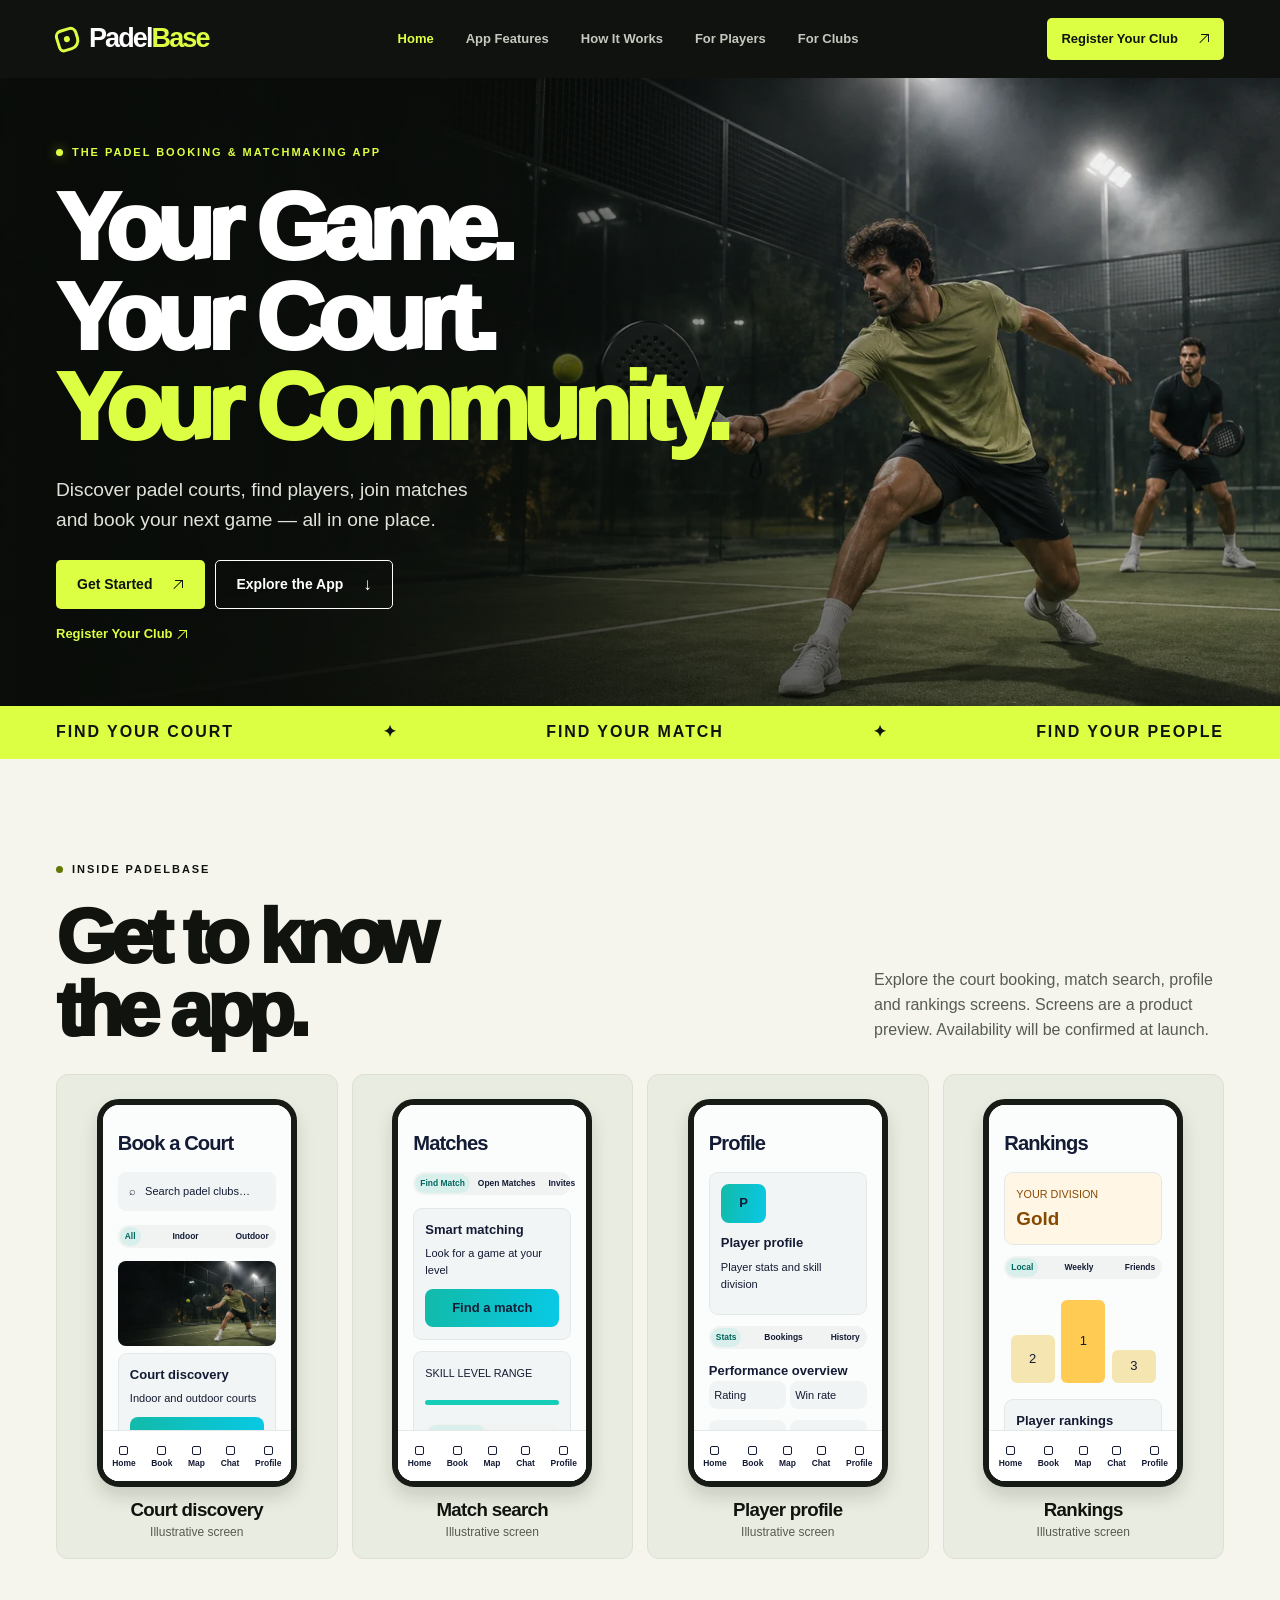
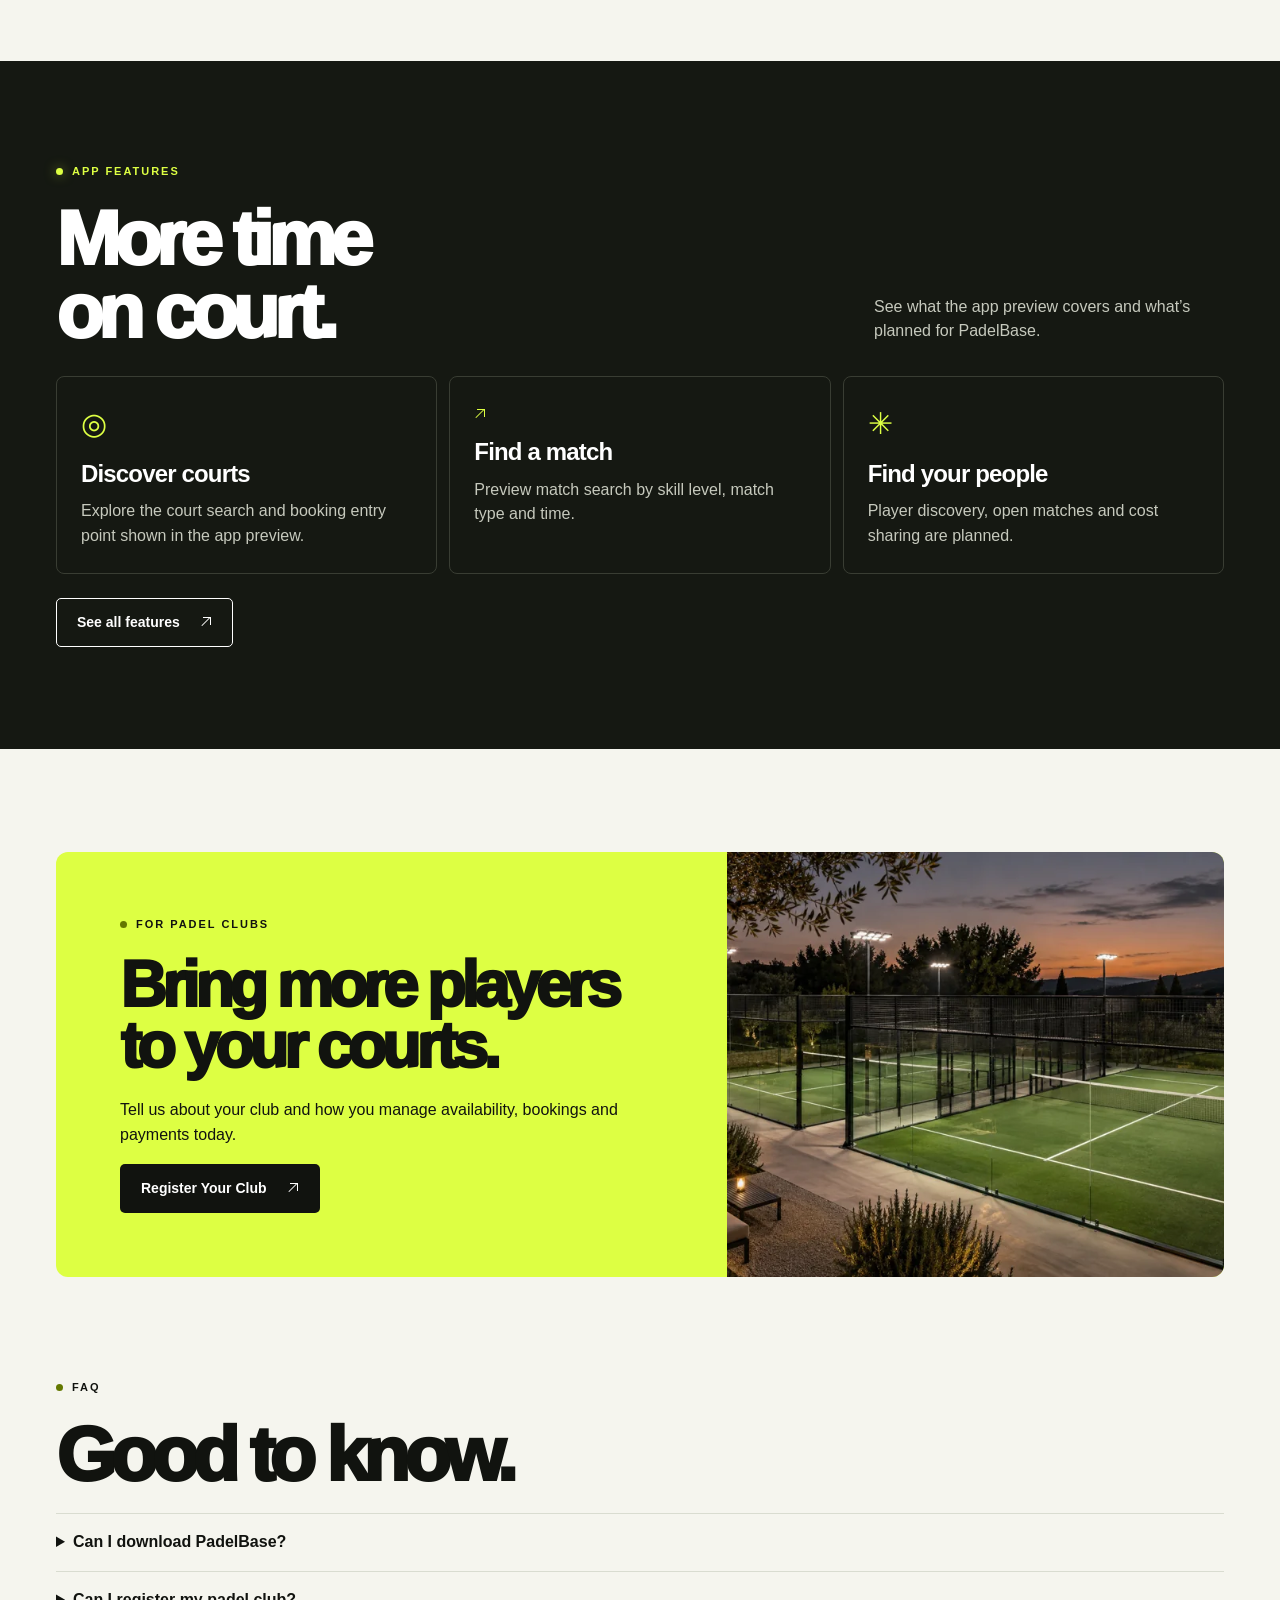
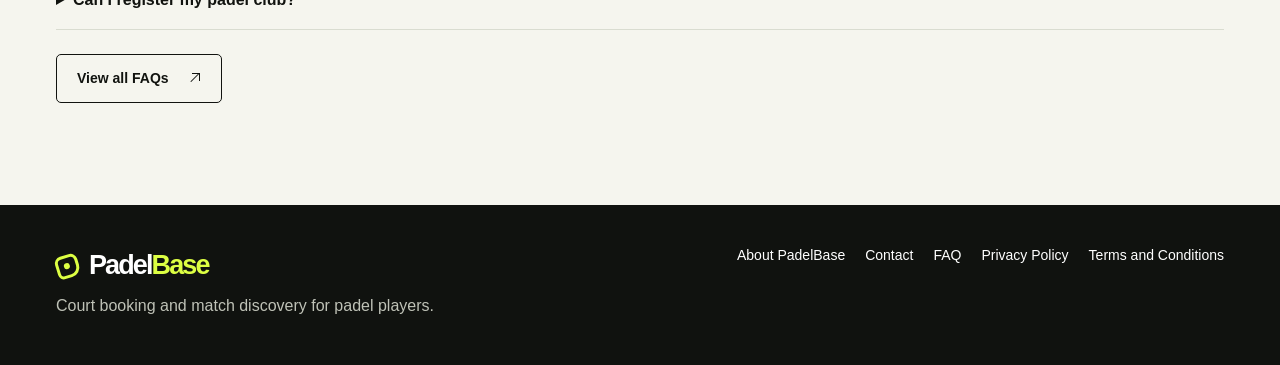
<file: index.html>
<!doctype html>
<html lang="en-GB">
<head>
<meta charset="utf-8">
<meta name="viewport" content="width=device-width, initial-scale=1">
<title>PadelBase | Your Game. Your Court. Your Community.</title>
<meta name="description" content="Explore PadelBase, a padel app for finding courts, organising matches and connecting with players. Find out how to register your club.">
<meta name="theme-color" content="#10120f">
<meta property="og:type" content="website">
<meta property="og:title" content="PadelBase | Your Game. Your Court. Your Community.">
<meta property="og:description" content="Discover courts, find players and organise your next padel match.">
<meta property="og:url" content="https://aibay.co.uk/">
<meta property="og:image" content="https://aibay.co.uk/assets/hero.webp">
<link rel="canonical" href="https://aibay.co.uk/">
<link rel="icon" href="assets/favicon.svg" type="image/svg+xml">
<link rel="stylesheet" href="assets/site.css">
<script src="assets/config.js" defer></script>
<script src="assets/site.js" defer></script>
</head>
<body>
<a class="skip" href="#main">Skip to content</a>
<header class="header"><div class="wrap nav">
<a class="brand" href="./" aria-label="PadelBase home"><span class="brand-mark" aria-hidden="true"></span>Padel<span>Base</span></a>
<button class="menu" type="button" aria-expanded="false" aria-controls="nav-links">Menu <span aria-hidden="true">☰</span></button>
<nav id="nav-links" aria-label="Main navigation"><a href="./" aria-current="page">Home</a><a href="app-features.html">App Features</a><a href="how-it-works.html">How It Works</a><a href="for-players.html">For Players</a><a href="for-clubs.html">For Clubs</a></nav>
<a class="button primary nav-cta" href="for-clubs.html#register">Register Your Club <span class="arrow-up" aria-hidden="true"></span></a>
</div></header>
<main id="main">
<section class="hero">
<img class="hero-image" src="assets/hero.webp" alt="" fetchpriority="high" width="1600" height="900">
<div class="wrap hero-inner">
<p class="eyebrow"><span></span> THE PADEL BOOKING &amp; MATCHMAKING APP</p>
<h1>Your Game.<br>Your Court.<br><em>Your Community.</em></h1>
<p class="hero-description">Discover padel courts, find players, join matches and book your next game — all in one place.</p>
<div class="actions"><a class="button primary" href="how-it-works.html">Get Started <span class="arrow-up" aria-hidden="true"></span></a><a class="button outline" href="#app">Explore the App <span aria-hidden="true">↓</span></a></div>
<a class="hero-club" href="for-clubs.html#register">Register Your Club <span class="arrow-up" aria-hidden="true"></span></a>
</div>
</section>
<div class="strip"><div class="wrap"><span>FIND YOUR COURT</span><i aria-hidden="true">✦</i><span>FIND YOUR MATCH</span><i aria-hidden="true">✦</i><span>FIND YOUR PEOPLE</span></div></div>
<section class="section app-section" id="app"><div class="wrap">
<div class="section-intro"><div><p class="eyebrow"><span></span> INSIDE PADELBASE</p><h2>Get to know<br>the app.</h2></div><p>Explore the court booking, match search, profile and rankings screens. Screens are a product preview. Availability will be confirmed at launch.</p></div>
<div class="screens" data-gallery>
<article class="screen-card"><div class="phone" data-screen="book"><div class="mock"><b>Book a Court</b><div class="mock-search">⌕ &nbsp; Search padel clubs…</div><div class="mock-tabs"><span>All</span><span>Indoor</span><span>Outdoor</span></div><div class="mock-photo"></div><div class="mock-panel"><strong>Court discovery</strong><p>Indoor and outdoor courts</p><div class="mock-action">View &amp; Book</div></div><div class="mock-nav"><span>Home</span><span>Book</span><span>Map</span><span>Chat</span><span>Profile</span></div></div></div><h3>Court discovery</h3><p data-caption>Illustrative screen</p></article>
<article class="screen-card"><div class="phone" data-screen="matches"><div class="mock"><b>Matches</b><div class="mock-tabs"><span>Find Match</span><span>Open Matches</span><span>Invites</span></div><div class="mock-panel"><strong>Smart matching</strong><p>Look for a game at your level</p><div class="mock-action">Find a match</div></div><div class="mock-panel"><small>SKILL LEVEL RANGE</small><div class="mock-slider"></div><div class="mock-tabs"><span>Competitive</span><span>Casual</span></div></div><div class="mock-action">Search Matches</div><div class="mock-nav"><span>Home</span><span>Book</span><span>Map</span><span>Chat</span><span>Profile</span></div></div></div><h3>Match search</h3><p data-caption>Illustrative screen</p></article>
<article class="screen-card"><div class="phone" data-screen="profile"><div class="mock"><b>Profile</b><div class="mock-panel"><div class="mock-avatar">P</div><strong>Player profile</strong><p>Player stats and skill division</p></div><div class="mock-tabs"><span>Stats</span><span>Bookings</span><span>History</span></div><strong>Performance overview</strong><div class="mock-grid"><span>Rating</span><span>Win rate</span><span>Matches</span><span>Division</span></div><div class="mock-nav"><span>Home</span><span>Book</span><span>Map</span><span>Chat</span><span>Profile</span></div></div></div><h3>Player profile</h3><p data-caption>Illustrative screen</p></article>
<article class="screen-card"><div class="phone" data-screen="rankings"><div class="mock"><b>Rankings</b><div class="mock-panel mock-gold"><small>YOUR DIVISION</small><strong>Gold</strong></div><div class="mock-tabs"><span>Local</span><span>Weekly</span><span>Friends</span></div><div class="mock-podium"><span>2</span><span>1</span><span>3</span></div><div class="mock-panel"><strong>Player rankings</strong><p>Browse the leaderboard</p></div><div class="mock-nav"><span>Home</span><span>Book</span><span>Map</span><span>Chat</span><span>Profile</span></div></div></div><h3>Rankings</h3><p data-caption>Illustrative screen</p></article>
</div>
<div class="actions stores" data-stores hidden></div>
</div></section>
<section class="section dark-section"><div class="wrap">
<div class="section-intro"><div><p class="eyebrow"><span></span> APP FEATURES</p><h2>More time<br>on court.</h2></div><p>See what the app preview covers and what’s planned for PadelBase.</p></div>
<div class="feature-grid"><article><span aria-hidden="true">◎</span><h3>Discover courts</h3><p>Explore the court search and booking entry point shown in the app preview.</p></article><article><span class="arrow-up" aria-hidden="true"></span><h3>Find a match</h3><p>Preview match search by skill level, match type and time.</p></article><article><span aria-hidden="true">✳</span><h3>Find your people</h3><p>Player discovery, open matches and cost sharing are planned.</p></article></div>
<a class="button outline section-link" href="app-features.html">See all features <span class="arrow-up" aria-hidden="true"></span></a>
</div></section>
<section class="section club-section"><div class="wrap club-panel"><div><p class="eyebrow"><span></span> FOR PADEL CLUBS</p><h2>Bring more players<br>to your courts.</h2><p>Tell us about your club and how you manage availability, bookings and payments today.</p><a class="button ink" href="for-clubs.html#register">Register Your Club <span class="arrow-up" aria-hidden="true"></span></a></div><div class="court-art" aria-hidden="true"></div></div></section>
<section class="section faq-home"><div class="wrap"><p class="eyebrow"><span></span> FAQ</p><h2>Good to know.</h2><details><summary>Can I download PadelBase?</summary><p>Official download links will appear here when they are available.</p></details><details><summary>Can I register my padel club?</summary><p>Yes. Use the club enquiry form to prepare an enquiry about joining PadelBase.</p></details><a class="button outline section-link" href="faq.html">View all FAQs <span class="arrow-up" aria-hidden="true"></span></a></div></section>
</main>
<footer class="footer"><div class="wrap footer-inner"><div><a class="brand" href="./" aria-label="PadelBase home"><span class="brand-mark" aria-hidden="true"></span>Padel<span>Base</span></a><p>Court booking and match discovery for padel players.</p><div class="social" data-social hidden></div></div><nav aria-label="Footer navigation"><a href="about.html">About PadelBase</a><a href="contact.html">Contact</a><a href="faq.html">FAQ</a><a href="privacy.html">Privacy Policy</a><a href="terms.html">Terms and Conditions</a></nav></div></footer>
</body></html>
</file>
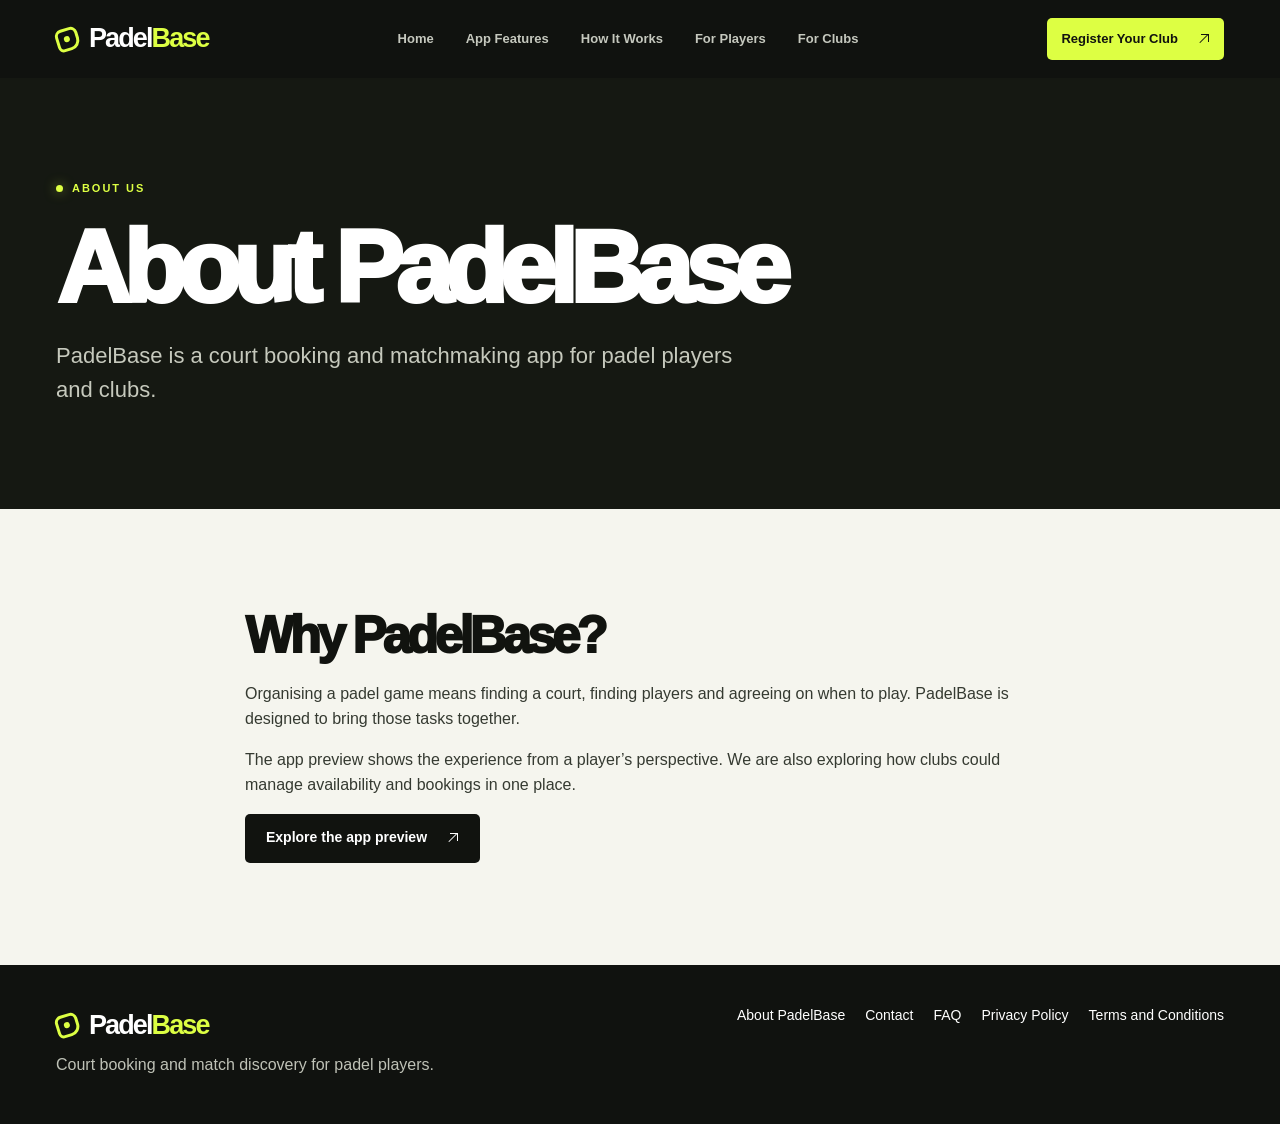
<file: about.html>
<!doctype html>
<html lang="en-GB">
<head>
<meta charset="utf-8">
<meta name="viewport" content="width=device-width, initial-scale=1">
<title>About PadelBase | PadelBase</title>
<meta name="description" content="PadelBase is a court booking and matchmaking app for padel players and clubs.">
<meta name="theme-color" content="#10120f">
<meta property="og:type" content="website">
<meta property="og:title" content="About PadelBase | PadelBase">
<meta property="og:description" content="PadelBase is a court booking and matchmaking app for padel players and clubs.">
<meta property="og:url" content="https://aibay.co.uk/about.html">
<meta property="og:image" content="https://aibay.co.uk/assets/hero.webp">
<link rel="canonical" href="https://aibay.co.uk/about.html">
<link rel="icon" href="assets/favicon.svg" type="image/svg+xml">
<link rel="stylesheet" href="assets/site.css">
<script src="assets/config.js" defer></script>
<script src="assets/site.js" defer></script>
</head>
<body>
<a class="skip" href="#main">Skip to content</a>
<header class="header"><div class="wrap nav">
<a class="brand" href="./" aria-label="PadelBase home"><span class="brand-mark" aria-hidden="true"></span>Padel<span>Base</span></a>
<button class="menu" type="button" aria-expanded="false" aria-controls="nav-links">Menu <span aria-hidden="true">☰</span></button>
<nav id="nav-links" aria-label="Main navigation"><a href="./">Home</a><a href="app-features.html">App Features</a><a href="how-it-works.html">How It Works</a><a href="for-players.html">For Players</a><a href="for-clubs.html">For Clubs</a></nav>
<a class="button primary nav-cta" href="for-clubs.html#register">Register Your Club <span class="arrow-up" aria-hidden="true"></span></a>
</div></header>
<main id="main">
<section class="page-hero"><div class="wrap"><p class="eyebrow"><span></span> ABOUT US</p><h1>About PadelBase</h1><p class="lead">PadelBase is a court booking and matchmaking app for padel players and clubs.</p></div></section>
<section class="section"><div class="wrap content">
<h2>Why PadelBase?</h2><p>Organising a padel game means finding a court, finding players and agreeing on when to play. PadelBase is designed to bring those tasks together.</p><p>The app preview shows the experience from a player’s perspective. We are also exploring how clubs could manage availability and bookings in one place.</p><a class="button ink" href="./#app">Explore the app preview <span class="arrow-up" aria-hidden="true"></span></a>
</div></section>
</main>
<footer class="footer"><div class="wrap footer-inner"><div><a class="brand" href="./" aria-label="PadelBase home"><span class="brand-mark" aria-hidden="true"></span>Padel<span>Base</span></a><p>Court booking and match discovery for padel players.</p><div class="social" data-social hidden></div></div><nav aria-label="Footer navigation"><a href="about.html">About PadelBase</a><a href="contact.html">Contact</a><a href="faq.html">FAQ</a><a href="privacy.html">Privacy Policy</a><a href="terms.html">Terms and Conditions</a></nav></div></footer>
</body>
</html>
</file>
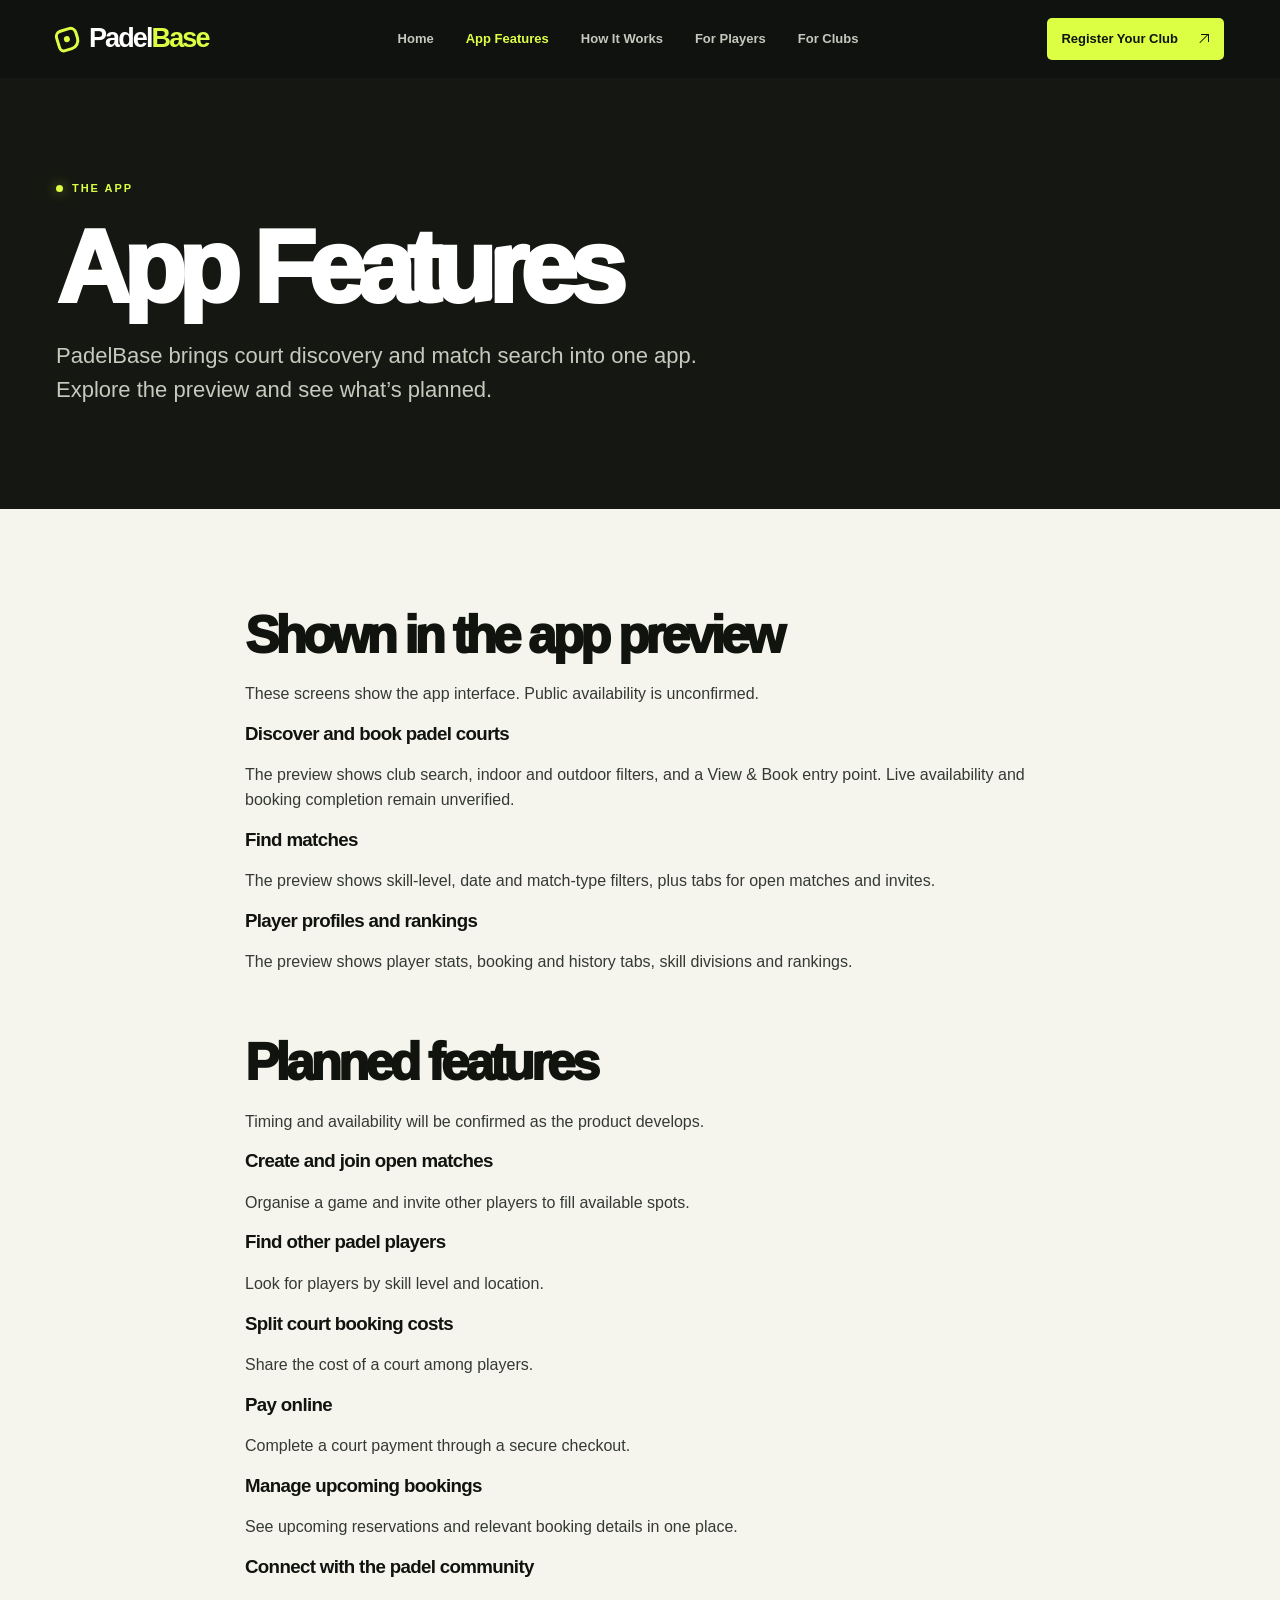
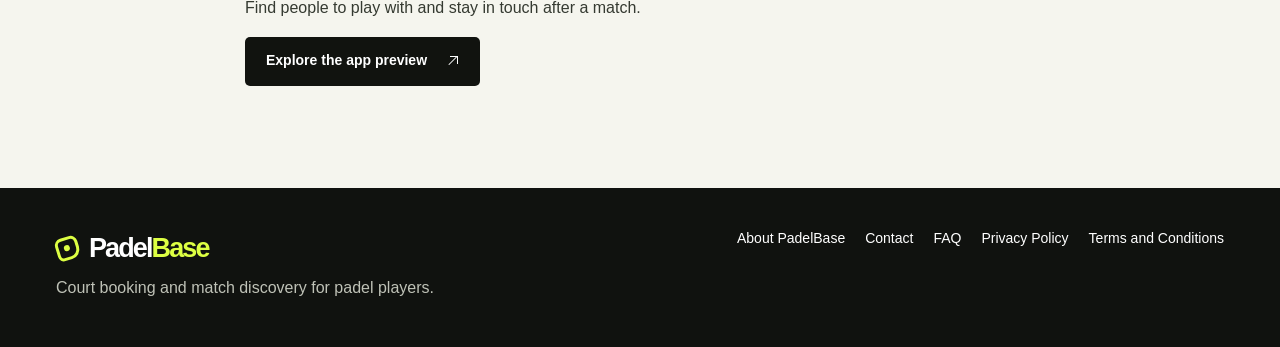
<file: app-features.html>
<!doctype html>
<html lang="en-GB">
<head>
<meta charset="utf-8">
<meta name="viewport" content="width=device-width, initial-scale=1">
<title>App Features | PadelBase</title>
<meta name="description" content="PadelBase brings court discovery and match search into one app. Explore the preview and see what’s planned.">
<meta name="theme-color" content="#10120f">
<meta property="og:type" content="website">
<meta property="og:title" content="App Features | PadelBase">
<meta property="og:description" content="PadelBase brings court discovery and match search into one app. Explore the preview and see what’s planned.">
<meta property="og:url" content="https://aibay.co.uk/app-features.html">
<meta property="og:image" content="https://aibay.co.uk/assets/hero.webp">
<link rel="canonical" href="https://aibay.co.uk/app-features.html">
<link rel="icon" href="assets/favicon.svg" type="image/svg+xml">
<link rel="stylesheet" href="assets/site.css">
<script src="assets/config.js" defer></script>
<script src="assets/site.js" defer></script>
</head>
<body>
<a class="skip" href="#main">Skip to content</a>
<header class="header"><div class="wrap nav">
<a class="brand" href="./" aria-label="PadelBase home"><span class="brand-mark" aria-hidden="true"></span>Padel<span>Base</span></a>
<button class="menu" type="button" aria-expanded="false" aria-controls="nav-links">Menu <span aria-hidden="true">☰</span></button>
<nav id="nav-links" aria-label="Main navigation"><a href="./">Home</a><a href="app-features.html" aria-current="page">App Features</a><a href="how-it-works.html">How It Works</a><a href="for-players.html">For Players</a><a href="for-clubs.html">For Clubs</a></nav>
<a class="button primary nav-cta" href="for-clubs.html#register">Register Your Club <span class="arrow-up" aria-hidden="true"></span></a>
</div></header>
<main id="main">
<section class="page-hero"><div class="wrap"><p class="eyebrow"><span></span> THE APP</p><h1>App Features</h1><p class="lead">PadelBase brings court discovery and match search into one app. Explore the preview and see what’s planned.</p></div></section>
<section class="section"><div class="wrap content">
<h2>Shown in the app preview</h2><p>These screens show the app interface. Public availability is unconfirmed.</p><h3>Discover and book padel courts</h3><p>The preview shows club search, indoor and outdoor filters, and a View &amp; Book entry point. Live availability and booking completion remain unverified.</p><h3>Find matches</h3><p>The preview shows skill-level, date and match-type filters, plus tabs for open matches and invites.</p><h3>Player profiles and rankings</h3><p>The preview shows player stats, booking and history tabs, skill divisions and rankings.</p><h2>Planned features</h2><p>Timing and availability will be confirmed as the product develops.</p><h3>Create and join open matches</h3><p>Organise a game and invite other players to fill available spots.</p><h3>Find other padel players</h3><p>Look for players by skill level and location.</p><h3>Split court booking costs</h3><p>Share the cost of a court among players.</p><h3>Pay online</h3><p>Complete a court payment through a secure checkout.</p><h3>Manage upcoming bookings</h3><p>See upcoming reservations and relevant booking details in one place.</p><h3>Connect with the padel community</h3><p>Find people to play with and stay in touch after a match.</p><a class="button ink" href="./#app">Explore the app preview <span class="arrow-up" aria-hidden="true"></span></a><div class="actions stores" data-stores hidden></div>
</div></section>
</main>
<footer class="footer"><div class="wrap footer-inner"><div><a class="brand" href="./" aria-label="PadelBase home"><span class="brand-mark" aria-hidden="true"></span>Padel<span>Base</span></a><p>Court booking and match discovery for padel players.</p><div class="social" data-social hidden></div></div><nav aria-label="Footer navigation"><a href="about.html">About PadelBase</a><a href="contact.html">Contact</a><a href="faq.html">FAQ</a><a href="privacy.html">Privacy Policy</a><a href="terms.html">Terms and Conditions</a></nav></div></footer>
</body>
</html>
</file>
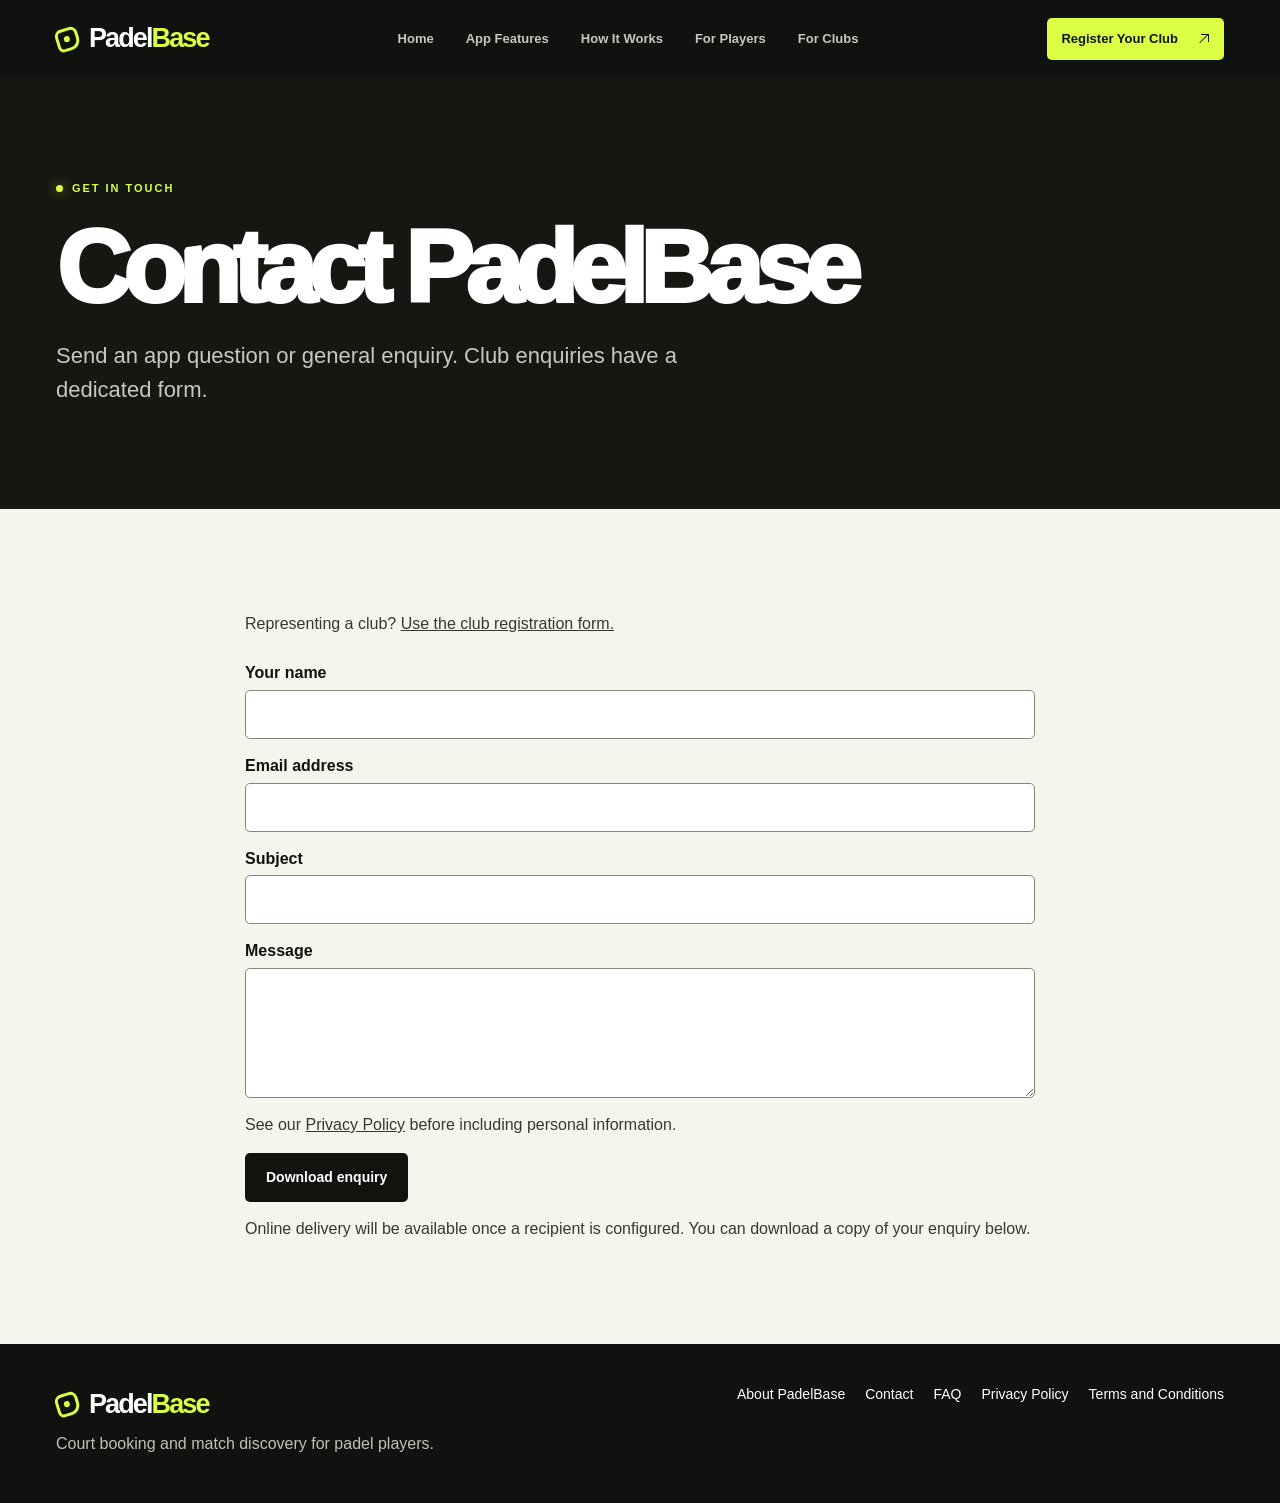
<file: contact.html>
<!doctype html>
<html lang="en-GB">
<head>
<meta charset="utf-8">
<meta name="viewport" content="width=device-width, initial-scale=1">
<title>Contact PadelBase | PadelBase</title>
<meta name="description" content="Send an app question or general enquiry. Club enquiries have a dedicated form.">
<meta name="theme-color" content="#10120f">
<meta property="og:type" content="website">
<meta property="og:title" content="Contact PadelBase | PadelBase">
<meta property="og:description" content="Send an app question or general enquiry. Club enquiries have a dedicated form.">
<meta property="og:url" content="https://aibay.co.uk/contact.html">
<meta property="og:image" content="https://aibay.co.uk/assets/hero.webp">
<link rel="canonical" href="https://aibay.co.uk/contact.html">
<link rel="icon" href="assets/favicon.svg" type="image/svg+xml">
<link rel="stylesheet" href="assets/site.css">
<script src="assets/config.js" defer></script>
<script src="assets/site.js" defer></script>
</head>
<body>
<a class="skip" href="#main">Skip to content</a>
<header class="header"><div class="wrap nav">
<a class="brand" href="./" aria-label="PadelBase home"><span class="brand-mark" aria-hidden="true"></span>Padel<span>Base</span></a>
<button class="menu" type="button" aria-expanded="false" aria-controls="nav-links">Menu <span aria-hidden="true">☰</span></button>
<nav id="nav-links" aria-label="Main navigation"><a href="./">Home</a><a href="app-features.html">App Features</a><a href="how-it-works.html">How It Works</a><a href="for-players.html">For Players</a><a href="for-clubs.html">For Clubs</a></nav>
<a class="button primary nav-cta" href="for-clubs.html#register">Register Your Club <span class="arrow-up" aria-hidden="true"></span></a>
</div></header>
<main id="main">
<section class="page-hero"><div class="wrap"><p class="eyebrow"><span></span> GET IN TOUCH</p><h1>Contact PadelBase</h1><p class="lead">Send an app question or general enquiry. Club enquiries have a dedicated form.</p></div></section>
<section class="section"><div class="wrap content">
<p>Representing a club? <a href="for-clubs.html#register">Use the club registration form.</a></p><form data-enquiry="contact">
<label>Your name <input name="Name" autocomplete="name" required maxlength="120"></label>
<label>Email address <input name="Email" type="email" autocomplete="email" required maxlength="254"></label>
<label>Subject <input name="Subject" required maxlength="120"></label>
<label>Message <textarea name="Message" required maxlength="3000"></textarea></label>
<p>See our <a href="privacy.html">Privacy Policy</a> before including personal information.</p>
<button class="button ink" type="submit" disabled>Download enquiry</button>
<p data-form-status role="status">This form needs JavaScript to prepare an enquiry.</p>
</form>
</div></section>
</main>
<footer class="footer"><div class="wrap footer-inner"><div><a class="brand" href="./" aria-label="PadelBase home"><span class="brand-mark" aria-hidden="true"></span>Padel<span>Base</span></a><p>Court booking and match discovery for padel players.</p><div class="social" data-social hidden></div></div><nav aria-label="Footer navigation"><a href="about.html">About PadelBase</a><a href="contact.html">Contact</a><a href="faq.html">FAQ</a><a href="privacy.html">Privacy Policy</a><a href="terms.html">Terms and Conditions</a></nav></div></footer>
</body>
</html>
</file>
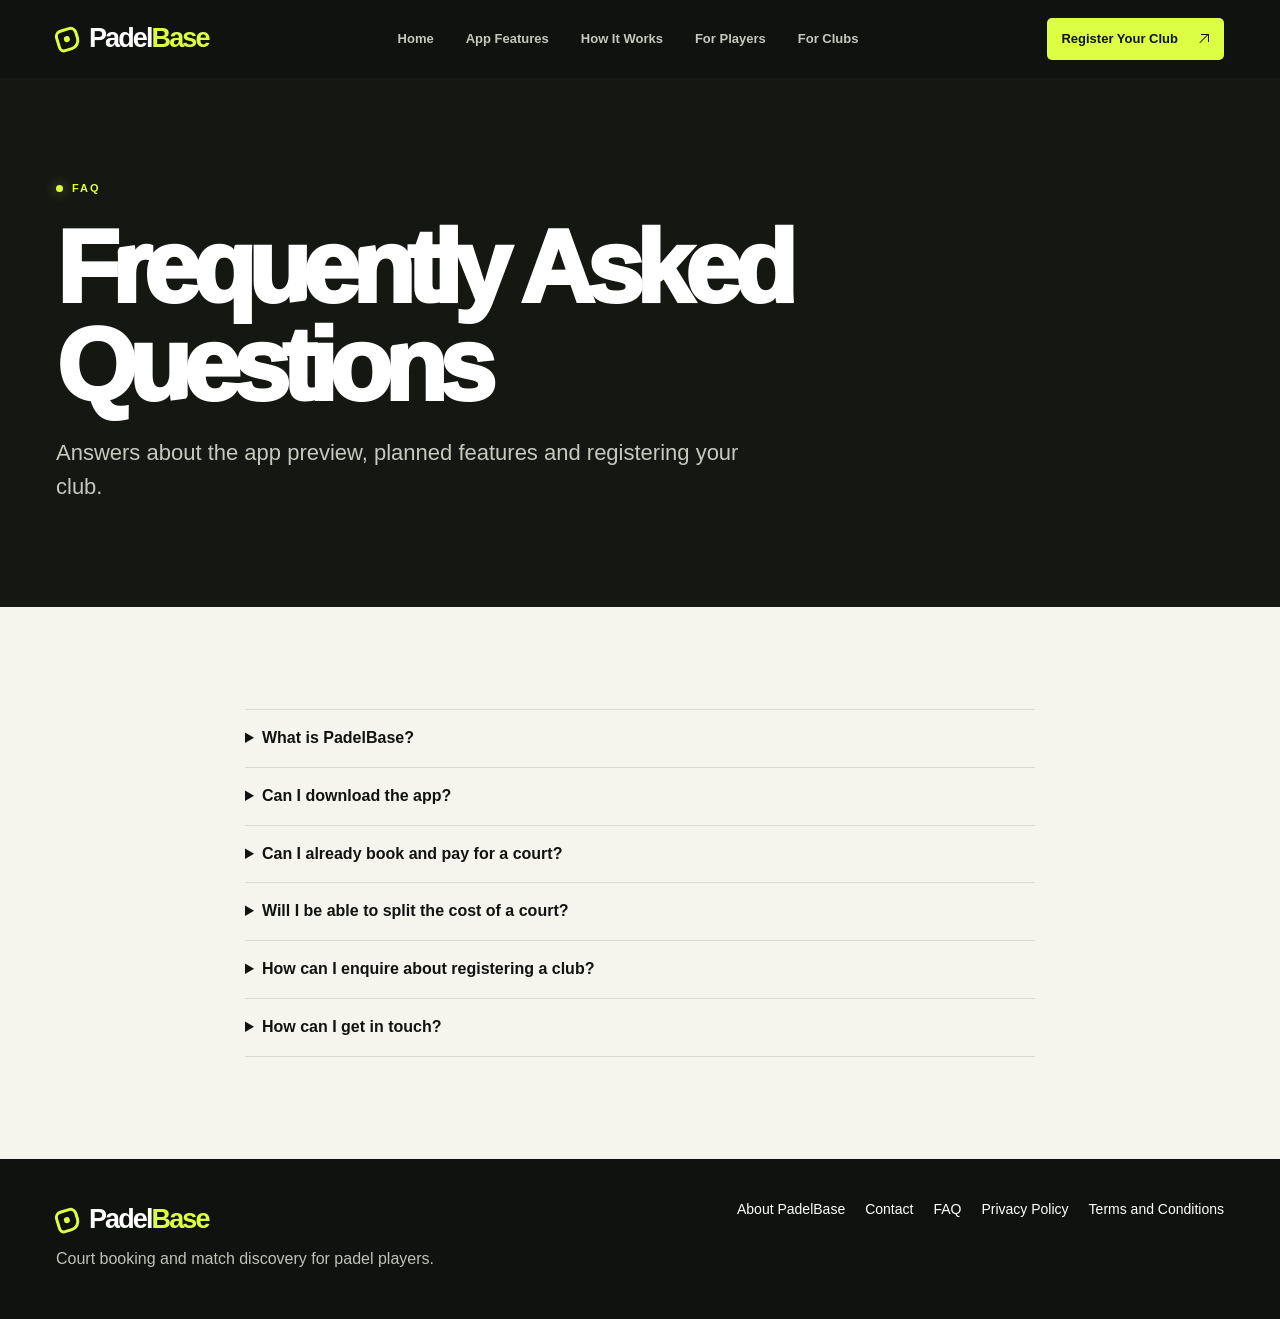
<file: faq.html>
<!doctype html>
<html lang="en-GB">
<head>
<meta charset="utf-8">
<meta name="viewport" content="width=device-width, initial-scale=1">
<title>Frequently Asked Questions | PadelBase</title>
<meta name="description" content="Answers about the app preview, planned features and registering your club.">
<meta name="theme-color" content="#10120f">
<meta property="og:type" content="website">
<meta property="og:title" content="Frequently Asked Questions | PadelBase">
<meta property="og:description" content="Answers about the app preview, planned features and registering your club.">
<meta property="og:url" content="https://aibay.co.uk/faq.html">
<meta property="og:image" content="https://aibay.co.uk/assets/hero.webp">
<link rel="canonical" href="https://aibay.co.uk/faq.html">
<link rel="icon" href="assets/favicon.svg" type="image/svg+xml">
<link rel="stylesheet" href="assets/site.css">
<script src="assets/config.js" defer></script>
<script src="assets/site.js" defer></script>
</head>
<body>
<a class="skip" href="#main">Skip to content</a>
<header class="header"><div class="wrap nav">
<a class="brand" href="./" aria-label="PadelBase home"><span class="brand-mark" aria-hidden="true"></span>Padel<span>Base</span></a>
<button class="menu" type="button" aria-expanded="false" aria-controls="nav-links">Menu <span aria-hidden="true">☰</span></button>
<nav id="nav-links" aria-label="Main navigation"><a href="./">Home</a><a href="app-features.html">App Features</a><a href="how-it-works.html">How It Works</a><a href="for-players.html">For Players</a><a href="for-clubs.html">For Clubs</a></nav>
<a class="button primary nav-cta" href="for-clubs.html#register">Register Your Club <span class="arrow-up" aria-hidden="true"></span></a>
</div></header>
<main id="main">
<section class="page-hero"><div class="wrap"><p class="eyebrow"><span></span> FAQ</p><h1>Frequently Asked Questions</h1><p class="lead">Answers about the app preview, planned features and registering your club.</p></div></section>
<section class="section"><div class="wrap content">
<details><summary>What is PadelBase?</summary><p>PadelBase is a padel court booking and player matchmaking app.</p></details><details><summary>Can I download the app?</summary><p>Verified App Store and Google Play links will appear when available.</p></details><details><summary>Can I already book and pay for a court?</summary><p>The preview shows the booking entry point. Live booking and payment availability are unconfirmed.</p></details><details><summary>Will I be able to split the cost of a court?</summary><p>Splitting court costs is a planned feature.</p></details><details><summary>How can I enquire about registering a club?</summary><p>Use the <a href="for-clubs.html#register">club registration form</a> to prepare an enquiry.</p></details><details><summary>How can I get in touch?</summary><p>Go to the <a href="contact.html">contact page</a> to prepare your message.</p></details><div class="actions stores" data-stores hidden></div>
</div></section>
</main>
<footer class="footer"><div class="wrap footer-inner"><div><a class="brand" href="./" aria-label="PadelBase home"><span class="brand-mark" aria-hidden="true"></span>Padel<span>Base</span></a><p>Court booking and match discovery for padel players.</p><div class="social" data-social hidden></div></div><nav aria-label="Footer navigation"><a href="about.html">About PadelBase</a><a href="contact.html">Contact</a><a href="faq.html">FAQ</a><a href="privacy.html">Privacy Policy</a><a href="terms.html">Terms and Conditions</a></nav></div></footer>
</body>
</html>
</file>
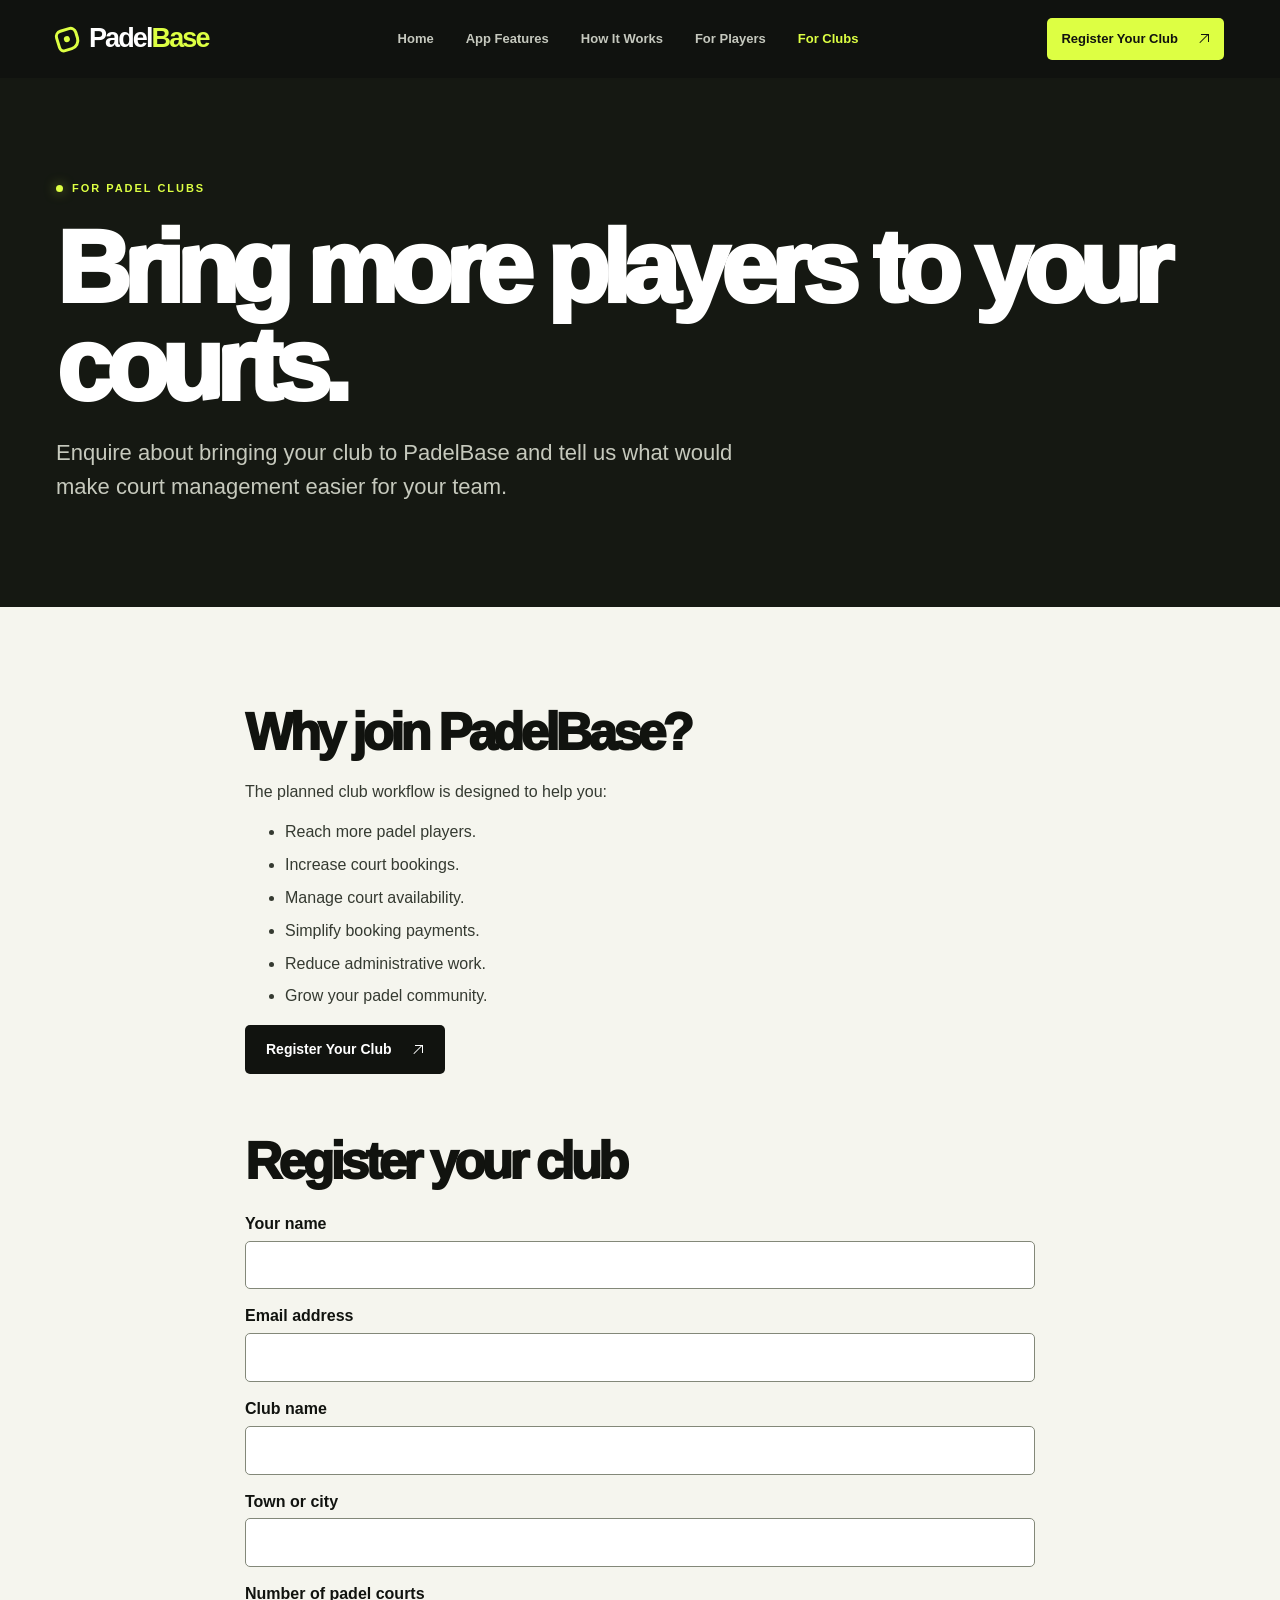
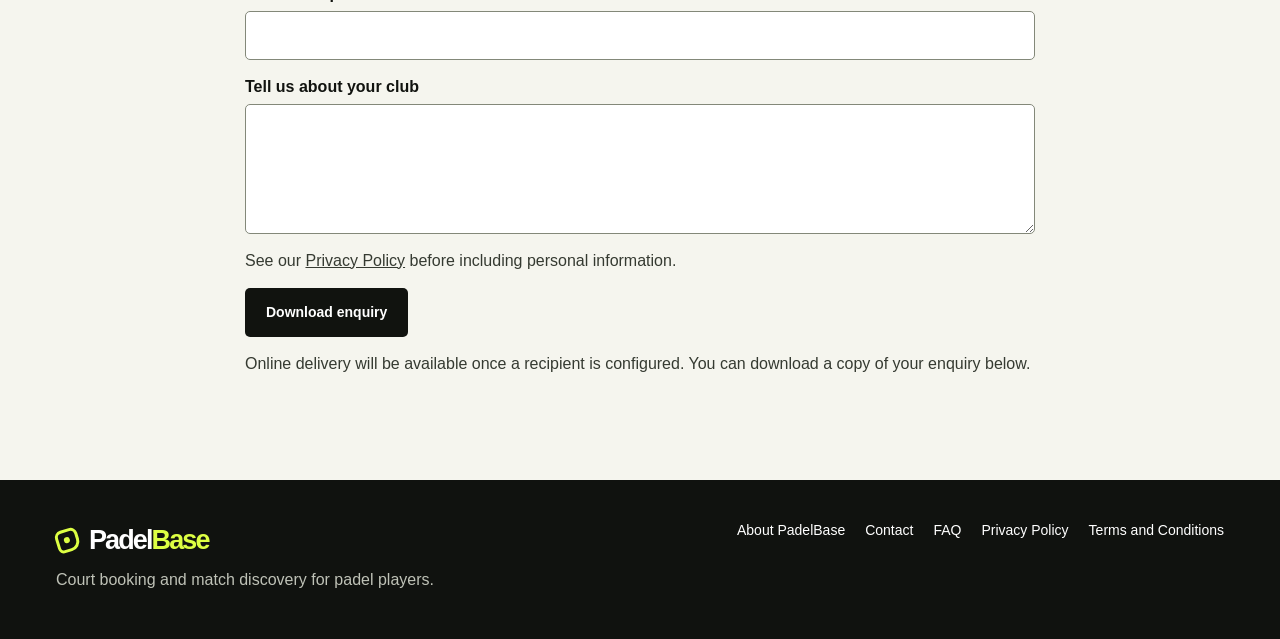
<file: for-clubs.html>
<!doctype html>
<html lang="en-GB">
<head>
<meta charset="utf-8">
<meta name="viewport" content="width=device-width, initial-scale=1">
<title>Bring more players to your courts. | PadelBase</title>
<meta name="description" content="Enquire about bringing your club to PadelBase and tell us what would make court management easier for your team.">
<meta name="theme-color" content="#10120f">
<meta property="og:type" content="website">
<meta property="og:title" content="Bring more players to your courts. | PadelBase">
<meta property="og:description" content="Enquire about bringing your club to PadelBase and tell us what would make court management easier for your team.">
<meta property="og:url" content="https://aibay.co.uk/for-clubs.html">
<meta property="og:image" content="https://aibay.co.uk/assets/hero.webp">
<link rel="canonical" href="https://aibay.co.uk/for-clubs.html">
<link rel="icon" href="assets/favicon.svg" type="image/svg+xml">
<link rel="stylesheet" href="assets/site.css">
<script src="assets/config.js" defer></script>
<script src="assets/site.js" defer></script>
</head>
<body>
<a class="skip" href="#main">Skip to content</a>
<header class="header"><div class="wrap nav">
<a class="brand" href="./" aria-label="PadelBase home"><span class="brand-mark" aria-hidden="true"></span>Padel<span>Base</span></a>
<button class="menu" type="button" aria-expanded="false" aria-controls="nav-links">Menu <span aria-hidden="true">☰</span></button>
<nav id="nav-links" aria-label="Main navigation"><a href="./">Home</a><a href="app-features.html">App Features</a><a href="how-it-works.html">How It Works</a><a href="for-players.html">For Players</a><a href="for-clubs.html" aria-current="page">For Clubs</a></nav>
<a class="button primary nav-cta" href="for-clubs.html#register">Register Your Club <span class="arrow-up" aria-hidden="true"></span></a>
</div></header>
<main id="main">
<section class="page-hero"><div class="wrap"><p class="eyebrow"><span></span> FOR PADEL CLUBS</p><h1>Bring more players to your courts.</h1><p class="lead">Enquire about bringing your club to PadelBase and tell us what would make court management easier for your team.</p></div></section>
<section class="section"><div class="wrap content">
<h2>Why join PadelBase?</h2><p>The planned club workflow is designed to help you:</p><ul><li>Reach more padel players.</li><li>Increase court bookings.</li><li>Manage court availability.</li><li>Simplify booking payments.</li><li>Reduce administrative work.</li><li>Grow your padel community.</li></ul><a class="button ink" href="#register">Register Your Club <span class="arrow-up" aria-hidden="true"></span></a><h2 id="register">Register your club</h2><form data-enquiry="club">
<label>Your name <input name="Name" autocomplete="name" required maxlength="120"></label>
<label>Email address <input name="Email" type="email" autocomplete="email" required maxlength="254"></label>
<label>Club name <input name="Club name" autocomplete="organization" required maxlength="120"></label>
<label>Town or city <input name="Town or city" autocomplete="address-level2" required maxlength="100"></label>
<label>Number of padel courts <input name="Number of padel courts" type="number" min="0" max="500"></label>
<label>Tell us about your club <textarea name="Message" required maxlength="3000"></textarea></label>
<p>See our <a href="privacy.html">Privacy Policy</a> before including personal information.</p>
<button class="button ink" type="submit" disabled>Download enquiry</button>
<p data-form-status role="status">This form needs JavaScript to prepare an enquiry.</p>
</form>
</div></section>
</main>
<footer class="footer"><div class="wrap footer-inner"><div><a class="brand" href="./" aria-label="PadelBase home"><span class="brand-mark" aria-hidden="true"></span>Padel<span>Base</span></a><p>Court booking and match discovery for padel players.</p><div class="social" data-social hidden></div></div><nav aria-label="Footer navigation"><a href="about.html">About PadelBase</a><a href="contact.html">Contact</a><a href="faq.html">FAQ</a><a href="privacy.html">Privacy Policy</a><a href="terms.html">Terms and Conditions</a></nav></div></footer>
</body>
</html>
</file>
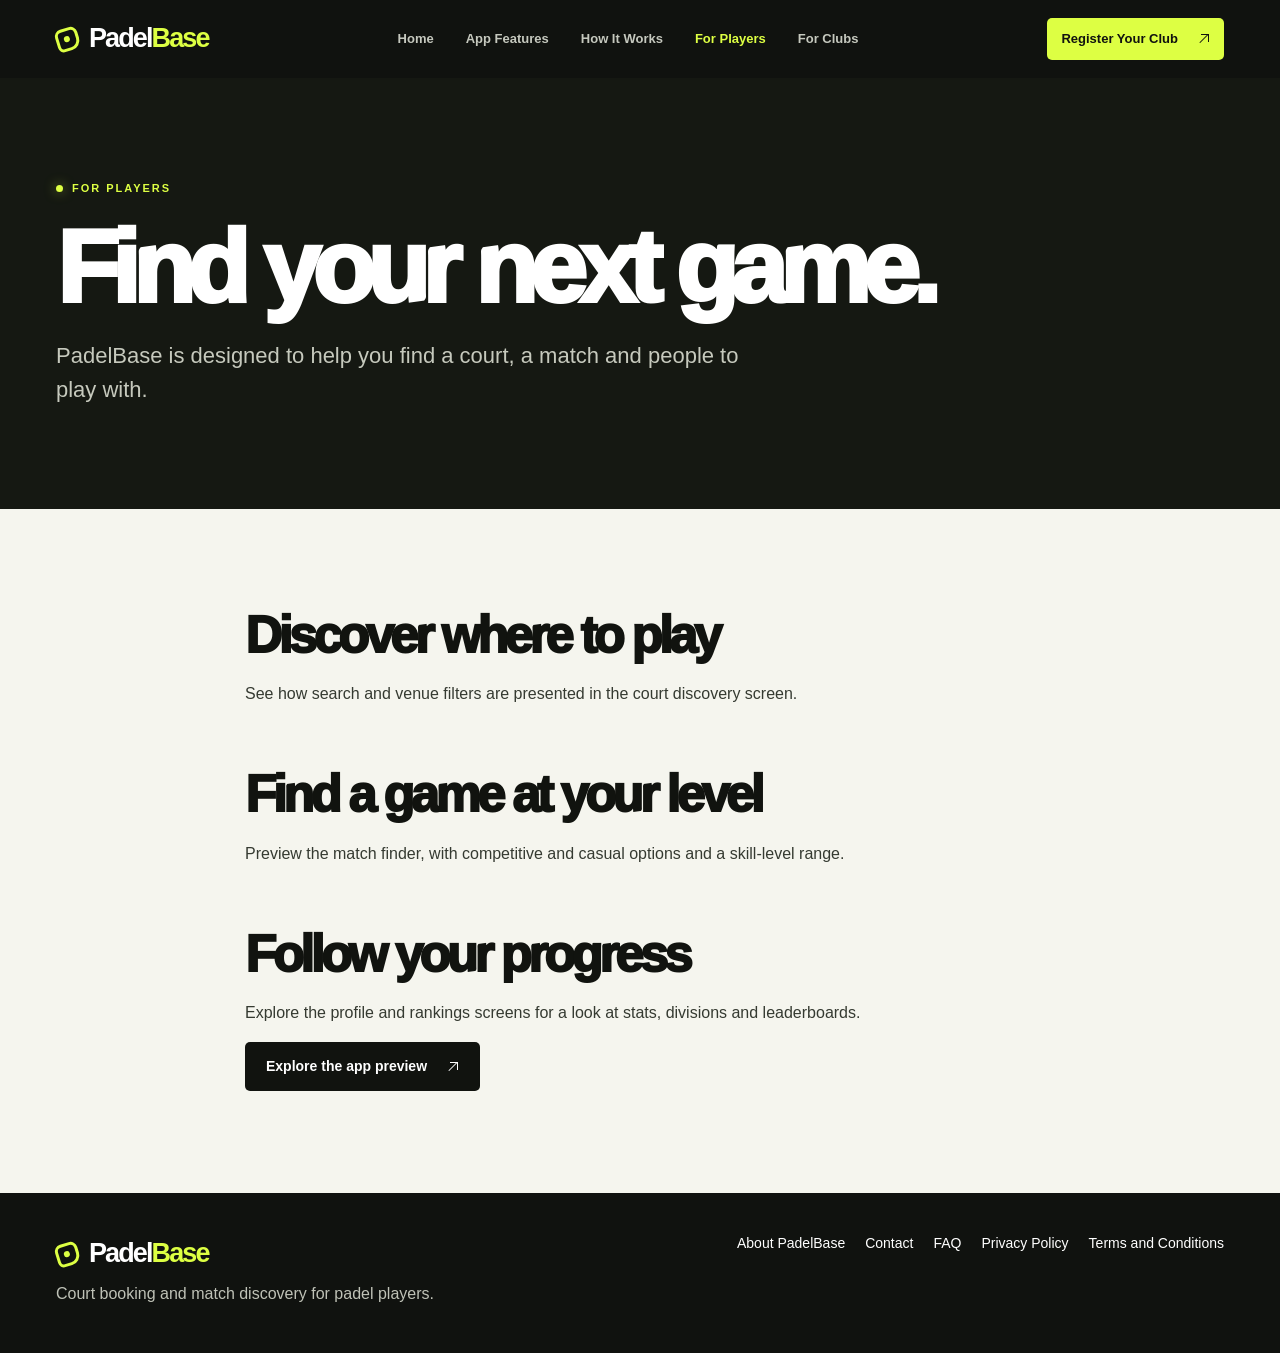
<file: for-players.html>
<!doctype html>
<html lang="en-GB">
<head>
<meta charset="utf-8">
<meta name="viewport" content="width=device-width, initial-scale=1">
<title>Find your next game. | PadelBase</title>
<meta name="description" content="PadelBase is designed to help you find a court, a match and people to play with.">
<meta name="theme-color" content="#10120f">
<meta property="og:type" content="website">
<meta property="og:title" content="Find your next game. | PadelBase">
<meta property="og:description" content="PadelBase is designed to help you find a court, a match and people to play with.">
<meta property="og:url" content="https://aibay.co.uk/for-players.html">
<meta property="og:image" content="https://aibay.co.uk/assets/hero.webp">
<link rel="canonical" href="https://aibay.co.uk/for-players.html">
<link rel="icon" href="assets/favicon.svg" type="image/svg+xml">
<link rel="stylesheet" href="assets/site.css">
<script src="assets/config.js" defer></script>
<script src="assets/site.js" defer></script>
</head>
<body>
<a class="skip" href="#main">Skip to content</a>
<header class="header"><div class="wrap nav">
<a class="brand" href="./" aria-label="PadelBase home"><span class="brand-mark" aria-hidden="true"></span>Padel<span>Base</span></a>
<button class="menu" type="button" aria-expanded="false" aria-controls="nav-links">Menu <span aria-hidden="true">☰</span></button>
<nav id="nav-links" aria-label="Main navigation"><a href="./">Home</a><a href="app-features.html">App Features</a><a href="how-it-works.html">How It Works</a><a href="for-players.html" aria-current="page">For Players</a><a href="for-clubs.html">For Clubs</a></nav>
<a class="button primary nav-cta" href="for-clubs.html#register">Register Your Club <span class="arrow-up" aria-hidden="true"></span></a>
</div></header>
<main id="main">
<section class="page-hero"><div class="wrap"><p class="eyebrow"><span></span> FOR PLAYERS</p><h1>Find your next game.</h1><p class="lead">PadelBase is designed to help you find a court, a match and people to play with.</p></div></section>
<section class="section"><div class="wrap content">
<h2>Discover where to play</h2><p>See how search and venue filters are presented in the court discovery screen.</p><h2>Find a game at your level</h2><p>Preview the match finder, with competitive and casual options and a skill-level range.</p><h2>Follow your progress</h2><p>Explore the profile and rankings screens for a look at stats, divisions and leaderboards.</p><a class="button ink" href="./#app">Explore the app preview <span class="arrow-up" aria-hidden="true"></span></a><div class="actions stores" data-stores hidden></div>
</div></section>
</main>
<footer class="footer"><div class="wrap footer-inner"><div><a class="brand" href="./" aria-label="PadelBase home"><span class="brand-mark" aria-hidden="true"></span>Padel<span>Base</span></a><p>Court booking and match discovery for padel players.</p><div class="social" data-social hidden></div></div><nav aria-label="Footer navigation"><a href="about.html">About PadelBase</a><a href="contact.html">Contact</a><a href="faq.html">FAQ</a><a href="privacy.html">Privacy Policy</a><a href="terms.html">Terms and Conditions</a></nav></div></footer>
</body>
</html>
</file>
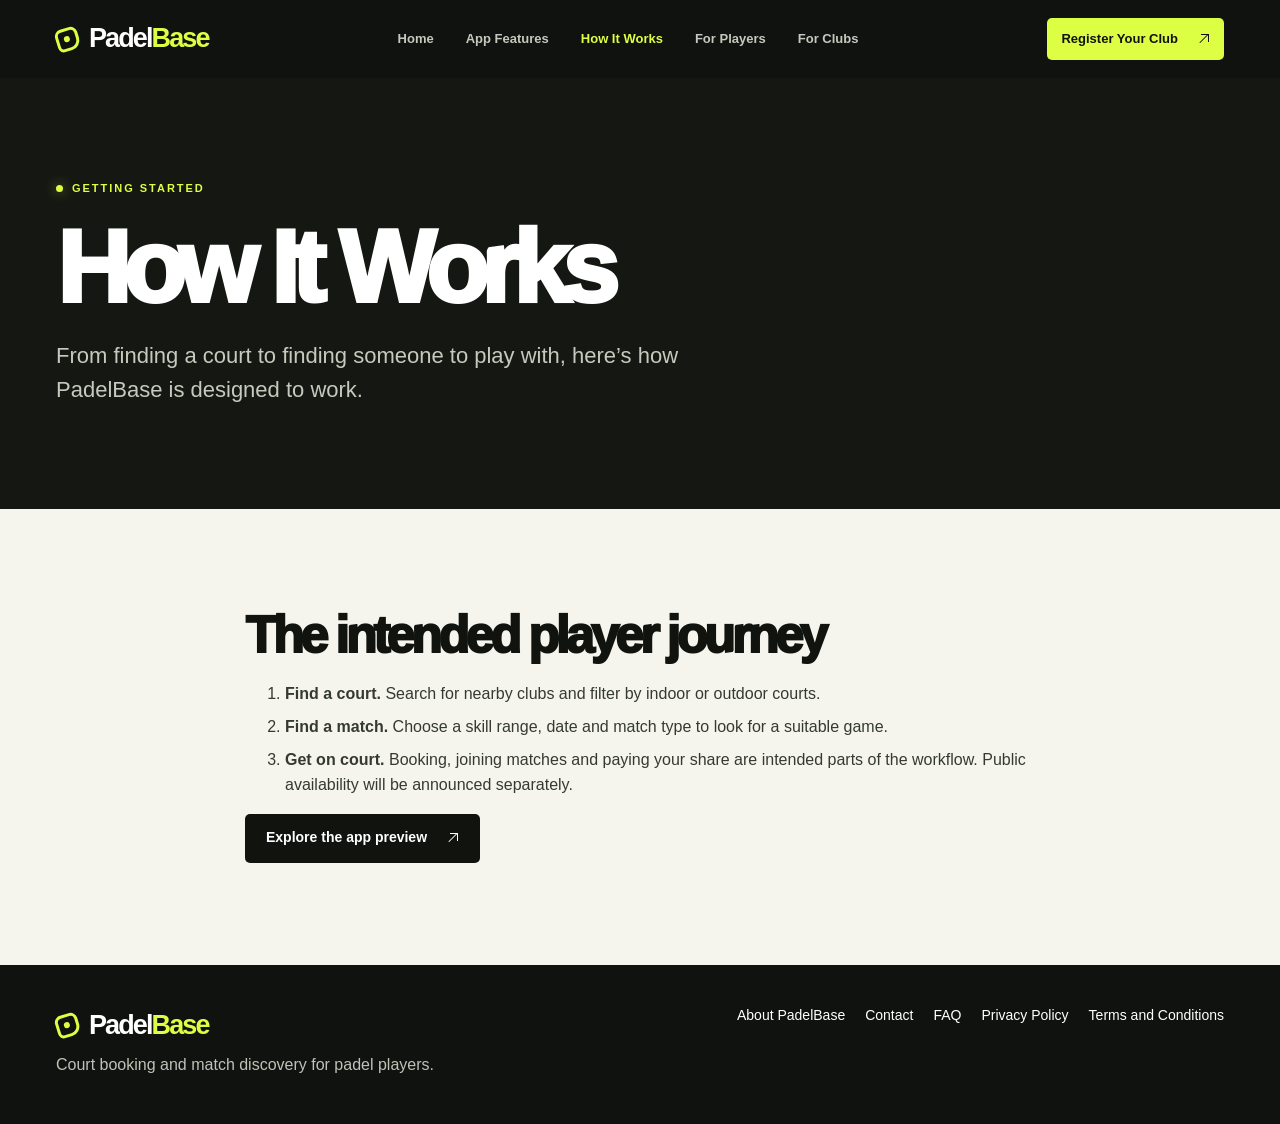
<file: how-it-works.html>
<!doctype html>
<html lang="en-GB">
<head>
<meta charset="utf-8">
<meta name="viewport" content="width=device-width, initial-scale=1">
<title>How It Works | PadelBase</title>
<meta name="description" content="From finding a court to finding someone to play with, here’s how PadelBase is designed to work.">
<meta name="theme-color" content="#10120f">
<meta property="og:type" content="website">
<meta property="og:title" content="How It Works | PadelBase">
<meta property="og:description" content="From finding a court to finding someone to play with, here’s how PadelBase is designed to work.">
<meta property="og:url" content="https://aibay.co.uk/how-it-works.html">
<meta property="og:image" content="https://aibay.co.uk/assets/hero.webp">
<link rel="canonical" href="https://aibay.co.uk/how-it-works.html">
<link rel="icon" href="assets/favicon.svg" type="image/svg+xml">
<link rel="stylesheet" href="assets/site.css">
<script src="assets/config.js" defer></script>
<script src="assets/site.js" defer></script>
</head>
<body>
<a class="skip" href="#main">Skip to content</a>
<header class="header"><div class="wrap nav">
<a class="brand" href="./" aria-label="PadelBase home"><span class="brand-mark" aria-hidden="true"></span>Padel<span>Base</span></a>
<button class="menu" type="button" aria-expanded="false" aria-controls="nav-links">Menu <span aria-hidden="true">☰</span></button>
<nav id="nav-links" aria-label="Main navigation"><a href="./">Home</a><a href="app-features.html">App Features</a><a href="how-it-works.html" aria-current="page">How It Works</a><a href="for-players.html">For Players</a><a href="for-clubs.html">For Clubs</a></nav>
<a class="button primary nav-cta" href="for-clubs.html#register">Register Your Club <span class="arrow-up" aria-hidden="true"></span></a>
</div></header>
<main id="main">
<section class="page-hero"><div class="wrap"><p class="eyebrow"><span></span> GETTING STARTED</p><h1>How It Works</h1><p class="lead">From finding a court to finding someone to play with, here’s how PadelBase is designed to work.</p></div></section>
<section class="section"><div class="wrap content">
<h2>The intended player journey</h2><ol><li><strong>Find a court.</strong> Search for nearby clubs and filter by indoor or outdoor courts.</li><li><strong>Find a match.</strong> Choose a skill range, date and match type to look for a suitable game.</li><li><strong>Get on court.</strong> Booking, joining matches and paying your share are intended parts of the workflow. Public availability will be announced separately.</li></ol><a class="button ink" href="./#app">Explore the app preview <span class="arrow-up" aria-hidden="true"></span></a><div class="actions stores" data-stores hidden></div>
</div></section>
</main>
<footer class="footer"><div class="wrap footer-inner"><div><a class="brand" href="./" aria-label="PadelBase home"><span class="brand-mark" aria-hidden="true"></span>Padel<span>Base</span></a><p>Court booking and match discovery for padel players.</p><div class="social" data-social hidden></div></div><nav aria-label="Footer navigation"><a href="about.html">About PadelBase</a><a href="contact.html">Contact</a><a href="faq.html">FAQ</a><a href="privacy.html">Privacy Policy</a><a href="terms.html">Terms and Conditions</a></nav></div></footer>
</body>
</html>
</file>
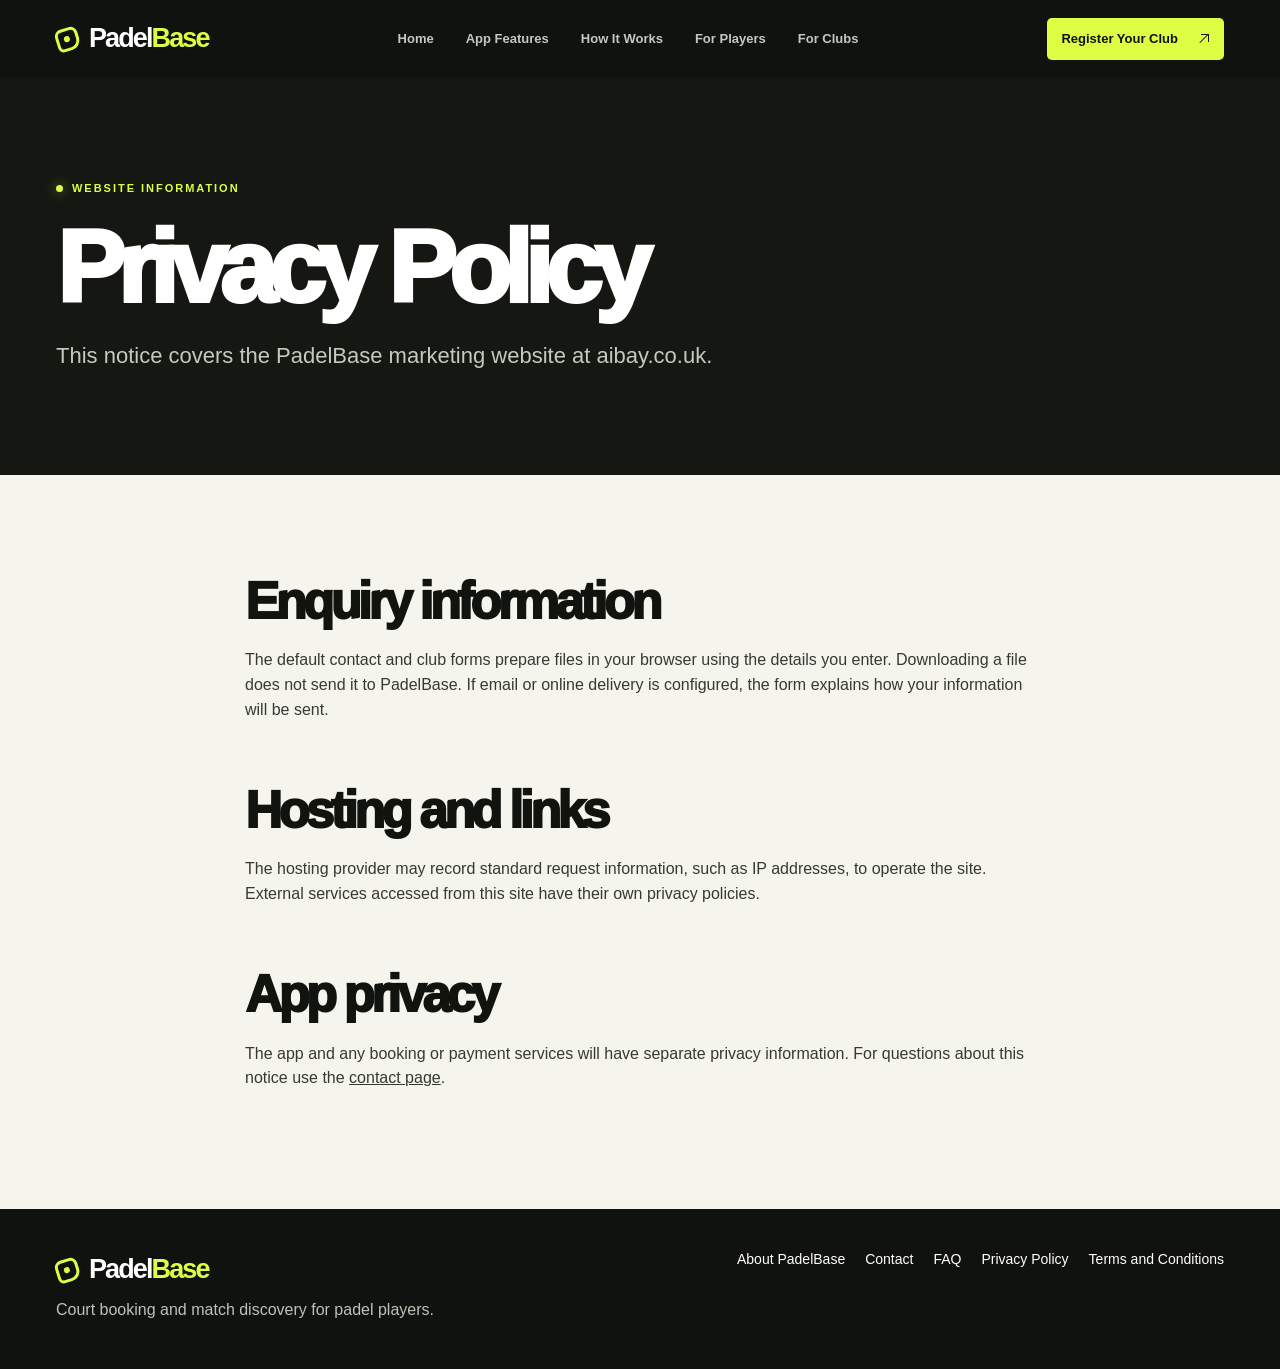
<file: privacy.html>
<!doctype html>
<html lang="en-GB">
<head>
<meta charset="utf-8">
<meta name="viewport" content="width=device-width, initial-scale=1">
<title>Privacy Policy | PadelBase</title>
<meta name="description" content="This notice covers the PadelBase marketing website at aibay.co.uk.">
<meta name="theme-color" content="#10120f">
<meta property="og:type" content="website">
<meta property="og:title" content="Privacy Policy | PadelBase">
<meta property="og:description" content="This notice covers the PadelBase marketing website at aibay.co.uk.">
<meta property="og:url" content="https://aibay.co.uk/privacy.html">
<meta property="og:image" content="https://aibay.co.uk/assets/hero.webp">
<link rel="canonical" href="https://aibay.co.uk/privacy.html">
<link rel="icon" href="assets/favicon.svg" type="image/svg+xml">
<link rel="stylesheet" href="assets/site.css">
<script src="assets/config.js" defer></script>
<script src="assets/site.js" defer></script>
</head>
<body>
<a class="skip" href="#main">Skip to content</a>
<header class="header"><div class="wrap nav">
<a class="brand" href="./" aria-label="PadelBase home"><span class="brand-mark" aria-hidden="true"></span>Padel<span>Base</span></a>
<button class="menu" type="button" aria-expanded="false" aria-controls="nav-links">Menu <span aria-hidden="true">☰</span></button>
<nav id="nav-links" aria-label="Main navigation"><a href="./">Home</a><a href="app-features.html">App Features</a><a href="how-it-works.html">How It Works</a><a href="for-players.html">For Players</a><a href="for-clubs.html">For Clubs</a></nav>
<a class="button primary nav-cta" href="for-clubs.html#register">Register Your Club <span class="arrow-up" aria-hidden="true"></span></a>
</div></header>
<main id="main">
<section class="page-hero"><div class="wrap"><p class="eyebrow"><span></span> WEBSITE INFORMATION</p><h1>Privacy Policy</h1><p class="lead">This notice covers the PadelBase marketing website at aibay.co.uk.</p></div></section>
<section class="section"><div class="wrap content">
<h2>Enquiry information</h2><p>The default contact and club forms prepare files in your browser using the details you enter. Downloading a file does not send it to PadelBase. If email or online delivery is configured, the form explains how your information will be sent.</p><h2>Hosting and links</h2><p>The hosting provider may record standard request information, such as IP addresses, to operate the site. External services accessed from this site have their own privacy policies.</p><h2>App privacy</h2><p>The app and any booking or payment services will have separate privacy information. For questions about this notice use the <a href="contact.html">contact page</a>.</p>
</div></section>
</main>
<footer class="footer"><div class="wrap footer-inner"><div><a class="brand" href="./" aria-label="PadelBase home"><span class="brand-mark" aria-hidden="true"></span>Padel<span>Base</span></a><p>Court booking and match discovery for padel players.</p><div class="social" data-social hidden></div></div><nav aria-label="Footer navigation"><a href="about.html">About PadelBase</a><a href="contact.html">Contact</a><a href="faq.html">FAQ</a><a href="privacy.html">Privacy Policy</a><a href="terms.html">Terms and Conditions</a></nav></div></footer>
</body>
</html>
</file>
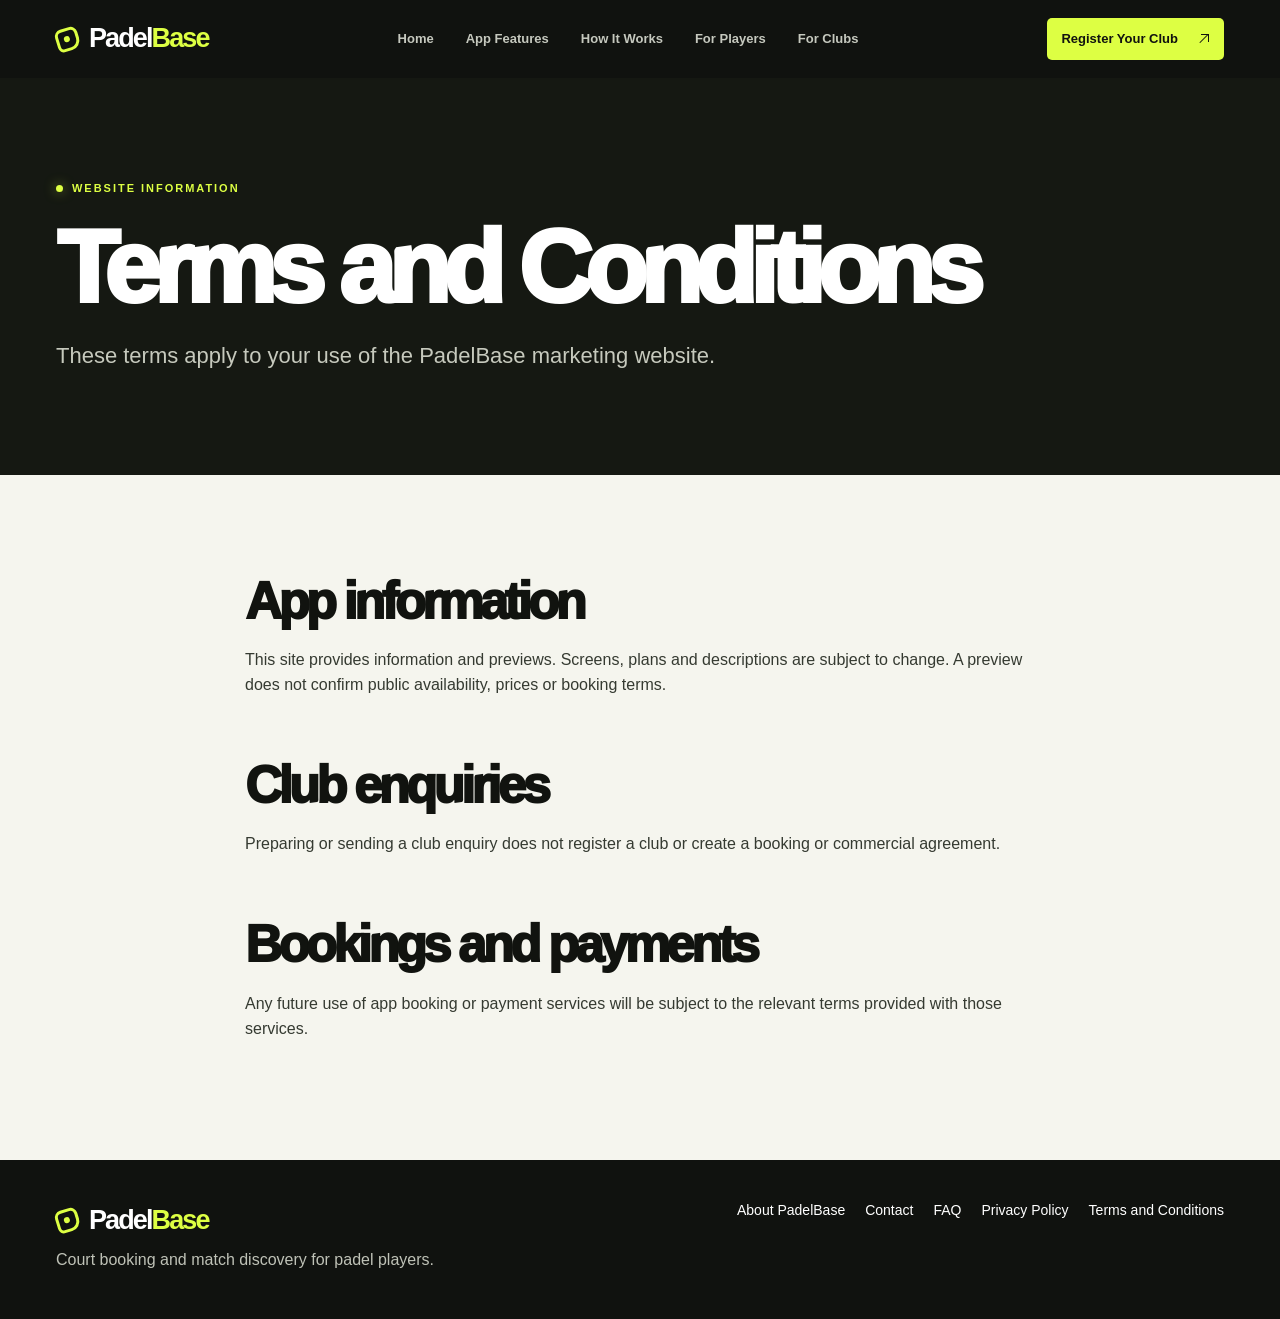
<file: terms.html>
<!doctype html>
<html lang="en-GB">
<head>
<meta charset="utf-8">
<meta name="viewport" content="width=device-width, initial-scale=1">
<title>Terms and Conditions | PadelBase</title>
<meta name="description" content="These terms apply to your use of the PadelBase marketing website.">
<meta name="theme-color" content="#10120f">
<meta property="og:type" content="website">
<meta property="og:title" content="Terms and Conditions | PadelBase">
<meta property="og:description" content="These terms apply to your use of the PadelBase marketing website.">
<meta property="og:url" content="https://aibay.co.uk/terms.html">
<meta property="og:image" content="https://aibay.co.uk/assets/hero.webp">
<link rel="canonical" href="https://aibay.co.uk/terms.html">
<link rel="icon" href="assets/favicon.svg" type="image/svg+xml">
<link rel="stylesheet" href="assets/site.css">
<script src="assets/config.js" defer></script>
<script src="assets/site.js" defer></script>
</head>
<body>
<a class="skip" href="#main">Skip to content</a>
<header class="header"><div class="wrap nav">
<a class="brand" href="./" aria-label="PadelBase home"><span class="brand-mark" aria-hidden="true"></span>Padel<span>Base</span></a>
<button class="menu" type="button" aria-expanded="false" aria-controls="nav-links">Menu <span aria-hidden="true">☰</span></button>
<nav id="nav-links" aria-label="Main navigation"><a href="./">Home</a><a href="app-features.html">App Features</a><a href="how-it-works.html">How It Works</a><a href="for-players.html">For Players</a><a href="for-clubs.html">For Clubs</a></nav>
<a class="button primary nav-cta" href="for-clubs.html#register">Register Your Club <span class="arrow-up" aria-hidden="true"></span></a>
</div></header>
<main id="main">
<section class="page-hero"><div class="wrap"><p class="eyebrow"><span></span> WEBSITE INFORMATION</p><h1>Terms and Conditions</h1><p class="lead">These terms apply to your use of the PadelBase marketing website.</p></div></section>
<section class="section"><div class="wrap content">
<h2>App information</h2><p>This site provides information and previews. Screens, plans and descriptions are subject to change. A preview does not confirm public availability, prices or booking terms.</p><h2>Club enquiries</h2><p>Preparing or sending a club enquiry does not register a club or create a booking or commercial agreement.</p><h2>Bookings and payments</h2><p>Any future use of app booking or payment services will be subject to the relevant terms provided with those services.</p>
</div></section>
</main>
<footer class="footer"><div class="wrap footer-inner"><div><a class="brand" href="./" aria-label="PadelBase home"><span class="brand-mark" aria-hidden="true"></span>Padel<span>Base</span></a><p>Court booking and match discovery for padel players.</p><div class="social" data-social hidden></div></div><nav aria-label="Footer navigation"><a href="about.html">About PadelBase</a><a href="contact.html">Contact</a><a href="faq.html">FAQ</a><a href="privacy.html">Privacy Policy</a><a href="terms.html">Terms and Conditions</a></nav></div></footer>
</body>
</html>
</file>
<file: assets/site.css>
:root{--ink:#11130f;--night:#151812;--lime:#ddff43;--paper:#f5f5ee;--muted:#575c50;--line:#d9dcd0;--white:#fff;--width:1280px}
*{box-sizing:border-box}
html{scroll-behavior:smooth}
body{margin:0;background:var(--paper);color:var(--ink);font-family:Arial,Helvetica,sans-serif;line-height:1.55}
img{display:block;max-width:100%}
a{color:inherit;text-decoration:none}
button,input,textarea,select{font:inherit}
button{cursor:pointer}
:focus-visible{outline:3px solid #738600;outline-offset:4px}
[hidden]{display:none!important}
.wrap{width:min(var(--width),calc(100% - 112px));margin-inline:auto}
.skip{position:absolute;inset:0 auto auto 0;transform:translateY(-120%);z-index:10;background:var(--lime);padding:12px}
.skip:focus{transform:none}
.header{background:#10120f;color:#fff;position:relative;z-index:2}
.nav{min-height:78px;display:flex;align-items:center;justify-content:space-between;gap:24px}
.brand{display:inline-flex;align-items:center;font-size:27px;font-weight:900;letter-spacing:-.07em;white-space:nowrap}
.brand>span:last-child{color:var(--lime)}
.brand-mark{display:inline-block;width:23px;height:23px;margin-right:10px;border:3px solid var(--lime);border-radius:7px 7px 10px 6px;transform:rotate(-17deg);position:relative}
.brand-mark::after{content:"";width:6px;height:6px;background:var(--lime);border-radius:50%;position:absolute;top:5px;left:5px}
.nav nav{display:flex;align-items:center;gap:clamp(15px,2.5vw,36px);font-size:13px;font-weight:700;color:#c5c8be}
.nav nav a:hover,.nav nav [aria-current]{color:var(--lime)}
.button{display:inline-flex;align-items:center;justify-content:center;gap:20px;min-height:49px;padding:12px 20px;border:1px solid transparent;border-radius:5px;font-weight:800;font-size:14px;transition:background .2s,color .2s,transform .2s}
.button:hover{transform:translateY(-2px)}
.button span{font-size:17px;line-height:1}
.primary{background:var(--lime);color:var(--ink)}
.primary:hover{background:#edff9b}
.outline{border-color:currentColor}
.outline:hover{background:var(--ink);border-color:var(--ink);color:white}
.ink{background:var(--ink);color:var(--white)}
.nav-cta{min-height:42px;font-size:13px;padding:9px 13px}
.menu{display:none}
.hero{background:#1b2116;color:#fff;position:relative;isolation:isolate;min-height:clamp(560px,49vw,710px);display:grid;align-items:center}
.hero-image,.hero::after{position:absolute;inset:0;width:100%;height:100%;z-index:-1}
.hero-image{object-fit:cover;object-position:center 52%}
.hero::after{content:"";background:linear-gradient(90deg,rgba(9,12,8,.94),rgba(9,12,8,.67) 39%,rgba(9,12,8,.05) 80%),linear-gradient(0deg,rgba(9,12,8,.38),transparent 45%)}
.hero-inner{padding-block:66px 60px}
.eyebrow{font-size:11px;letter-spacing:.18em;font-weight:900;margin:0 0 22px;display:flex;align-items:center;gap:9px}
.eyebrow span{width:7px;height:7px;background:#637800;border-radius:50%}
.hero .eyebrow,.dark-section .eyebrow,.page-hero .eyebrow{color:var(--lime)}
.hero .eyebrow span,.dark-section .eyebrow span,.page-hero .eyebrow span{background:var(--lime);box-shadow:0 0 12px #ddff4380}
h1,h2,h3,p{margin-top:0}
h1,h2{font-weight:950;letter-spacing:-.075em;line-height:.95}
h1{font-size:clamp(3.5rem,7.4vw,7.65rem);margin-bottom:22px}
h1 em{color:var(--lime);font-style:normal}
h2{font-size:clamp(2.85rem,6vw,5.7rem);margin-bottom:22px}
h3{line-height:1.15;letter-spacing:-.035em}
.hero-description{font-size:clamp(16px,1.5vw,20px);max-width:440px;color:#e0e3d9;margin-bottom:26px}
.actions{display:flex;flex-wrap:wrap;gap:10px}
.hero .outline:hover,.dark-section .outline:hover{background:white;border-color:white;color:var(--ink)}
.hero-club{display:inline-block;margin-top:15px;font-weight:700;font-size:13px;color:var(--lime)}
.hero-club:hover{text-decoration:underline}
.strip{background:var(--lime);color:var(--ink)}
.strip .wrap{display:flex;align-items:center;justify-content:space-between;gap:12px;padding-block:14px;font-weight:900;font-size:clamp(9px,1.25vw,16px);letter-spacing:.12em}
.strip i{font-style:normal}
.section{padding:clamp(55px,8vw,116px) 0}
.section-intro{display:flex;align-items:end;justify-content:space-between;gap:30px;margin-bottom:28px}
.section-intro h2{margin:0}
.section-intro>p{max-width:350px;color:var(--muted);margin:0 0 4px}
.screens{display:grid;grid-template-columns:repeat(4,minmax(0,1fr));gap:14px}
.screen-card{text-align:center;background:#e9ece0;border:1px solid #dce0d1;border-radius:12px;padding:24px 12px 16px}
.screen-card h3{margin:12px 0 2px}
.screen-card>p{font-size:12px;color:var(--muted);margin:0}
.phone{background:white;border:6px solid #171b15;border-radius:22px;overflow:hidden;max-width:200px;aspect-ratio:1/1.94;margin:auto;box-shadow:0 10px 18px #12160c25;text-align:left;transition:transform .25s}
.screen-card:hover .phone{transform:translateY(-4px)}
.phone img{width:100%;height:100%;object-fit:contain;background:white}
.mock{padding:12% 8%;font-size:clamp(8px,1.05vw,13px);color:#141b34}
.mock b{display:block;font-size:1.55em;letter-spacing:-.045em;margin-bottom:13%}
.mock p{font-size:.85em;margin:8% 0}
.mock-search,.mock-grid span{background:#f0f4f4;border-radius:8px;padding:7%;font-size:.85em;margin-bottom:9%}
.mock-photo{background:#43594a url('hero.webp') center right/cover;aspect-ratio:1.85;border-radius:8px;margin-bottom:9%}
.mock-action,.mock-avatar{background:#16ceb8;border-radius:8px;font-weight:800;padding:7%;text-align:center}
.mock-avatar{width:34%;margin-bottom:8%}
.mock-slider{height:5px;border-radius:5px;background:#16ceb8;margin-block:20%}
.mock-grid{display:grid;grid-template-columns:1fr 1fr;gap:4px}
.mock-podium{display:flex;align-items:end;justify-content:center;gap:4%;height:88px;margin-block:10%}
.mock-podium span{display:grid;place-items:center;width:28%;height:55%;background:#f5e6b1;border-radius:6px}
.mock-podium span:nth-child(2){height:95%;background:#ffcb52}
.mock-podium span:nth-child(3){height:38%}
.dark-section,.page-hero{background:var(--night);color:white}
.dark-section .section-intro>p,.dark-section article p,.page-hero .lead{color:#c6c9bd}
.feature-grid{display:grid;grid-template-columns:repeat(3,1fr);gap:12px}
.feature-grid article{border:1px solid #393d33;padding:24px;border-radius:8px}
.feature-grid article>span{color:var(--lime);font-size:30px}
.feature-grid h3{font-size:24px;margin:.5em 0}
.feature-grid p{margin:0}
.section-link{margin-top:24px}
.club-panel{background:var(--lime);border-radius:12px;display:grid;grid-template-columns:1.35fr 1fr;overflow:hidden}
.club-panel>div:first-child{padding:clamp(22px,5vw,65px)}
.club-panel h2{font-size:clamp(2.5rem,5vw,5.1rem)}
.court-art{background:#414a29 url('court.webp') center/cover;min-height:200px}
.faq-home{padding-top:0}
details{border-top:1px solid var(--line);padding:16px 0}
details:last-of-type{border-bottom:1px solid var(--line)}
summary{cursor:pointer;font-weight:800}
details p{margin:10px 0 0;color:var(--muted)}
.footer{background:#10120f;color:#fff;padding:40px 0}
.footer-inner{display:flex;justify-content:space-between;gap:30px}
.footer p{color:#bfc2b7;margin:.4em 0}
.footer nav,.social{display:flex;flex-wrap:wrap;align-items:start;gap:10px 20px;font-size:14px}
.footer a:hover{text-decoration:underline}
.page-hero{padding:clamp(52px,8vw,108px) 0}
.page-hero h1{font-size:clamp(3.4rem,8vw,7.5rem)}
.lead{font-size:clamp(16px,2vw,22px);max-width:700px;margin-bottom:0}
.content{max-width:790px}
.content h2{font-size:clamp(2rem,4vw,3.7rem);margin-top:1.25em}
.content h2:first-child{margin-top:0}
.content a:not(.button){text-decoration:underline}
.content li{margin-bottom:.5em}
.content p,.content li{color:#353a31}
.status-label{display:inline-block;font-size:12px;font-weight:800;background:#e4e8d9;padding:4px 8px;border-radius:4px}
form{display:grid;gap:15px;margin-top:25px}
form label{display:grid;gap:4px;font-weight:800}
input,textarea,select{width:100%;padding:11px;border:1px solid #838879;border-radius:5px;background:white;color:var(--ink)}
textarea{min-height:130px;resize:vertical}
form .button{justify-self:start}
form p{margin:0}
.stores{margin-top:20px}
@media(max-width:980px){.wrap{width:calc(100% - 64px)}.nav{gap:16px}.nav nav{gap:14px}.nav-cta{display:none}.phone{border-width:5px}}
@media(max-width:680px){.wrap{width:calc(100% - 36px)}.nav{min-height:64px;flex-wrap:wrap;padding:12px 0}.js .menu{display:inline-flex;align-items:center;gap:8px;background:transparent;color:white;border:1px solid #71766b;border-radius:5px;padding:6px 10px}.nav nav{width:100%;flex-wrap:wrap;padding-bottom:6px}.js .nav nav{display:none}.js .nav nav.open{display:flex}.hero{min-height:620px;align-items:end}.hero-inner{padding-block:80px 34px}.hero-image{object-position:66% center}.hero::after{background:linear-gradient(0deg,#0b0e08 6%,#0b0e08bd 53%,#0b0e0820),linear-gradient(90deg,#0b0e0870,transparent)}.section-intro,.footer-inner{display:block}.section-intro>p{margin-top:15px}.screens{grid-template-columns:repeat(2,minmax(0,1fr));gap:9px}.screen-card{padding:15px 8px 10px}.mock{font-size:clamp(9px,2.45vw,13px)}.feature-grid,.club-panel{grid-template-columns:1fr}.footer nav{margin-top:20px}.strip .wrap{letter-spacing:.035em}.court-art{min-height:180px}}
@media(prefers-reduced-motion:reduce){*,*::before,*::after{scroll-behavior:auto!important;transition:none!important}}
.arrow-up{display:inline-block;vertical-align:middle;width:12px;height:12px;position:relative;flex:none}
.arrow-up::before{content:"";position:absolute;right:1px;top:1px;width:7px;height:7px;border-top:1.5px solid;border-right:1.5px solid}
.arrow-up::after{content:"";position:absolute;top:5px;left:0;width:12px;border-top:1.5px solid;transform:rotate(-45deg)}
.mock{height:100%;position:relative;overflow:hidden;background:#fbfdfd;padding-bottom:23%}
.mock b{margin-bottom:8%}
.mock-tabs,.mock-nav{display:flex;justify-content:space-between;align-items:center;gap:3px;font-size:.65em;font-weight:700}
.mock-tabs{background:#f1f3f3;border-radius:20px;padding:2px;margin-bottom:8%}
.mock-tabs span{padding:3px 5px;white-space:nowrap}
.mock-tabs span:first-child{color:#00675f;background:#d9efeb;border-radius:20px}
.mock-panel{background:#f2f5f5;border:1px solid #e2e8e7;border-radius:9px;margin-bottom:7%;padding:7%}
.mock-panel p{margin:4% 0 7%}
.mock-photo{margin-bottom:4%}
.mock-action,.mock-avatar{background:linear-gradient(100deg,#12baa8,#08c9e6)}
.mock-slider{margin-block:13%}
.mock-gold{background:#fff6e5;color:#864900}
.mock-gold strong{display:block;font-size:1.45em}
.mock-nav{position:absolute;bottom:0;left:0;right:0;padding:8% 5% 6%;background:white;border-top:1px solid #e3e9e8}
.mock-nav span::before{content:"";display:block;margin:0 auto 2px;width:7px;height:7px;border:1px solid currentColor;border-radius:2px}
</file>
